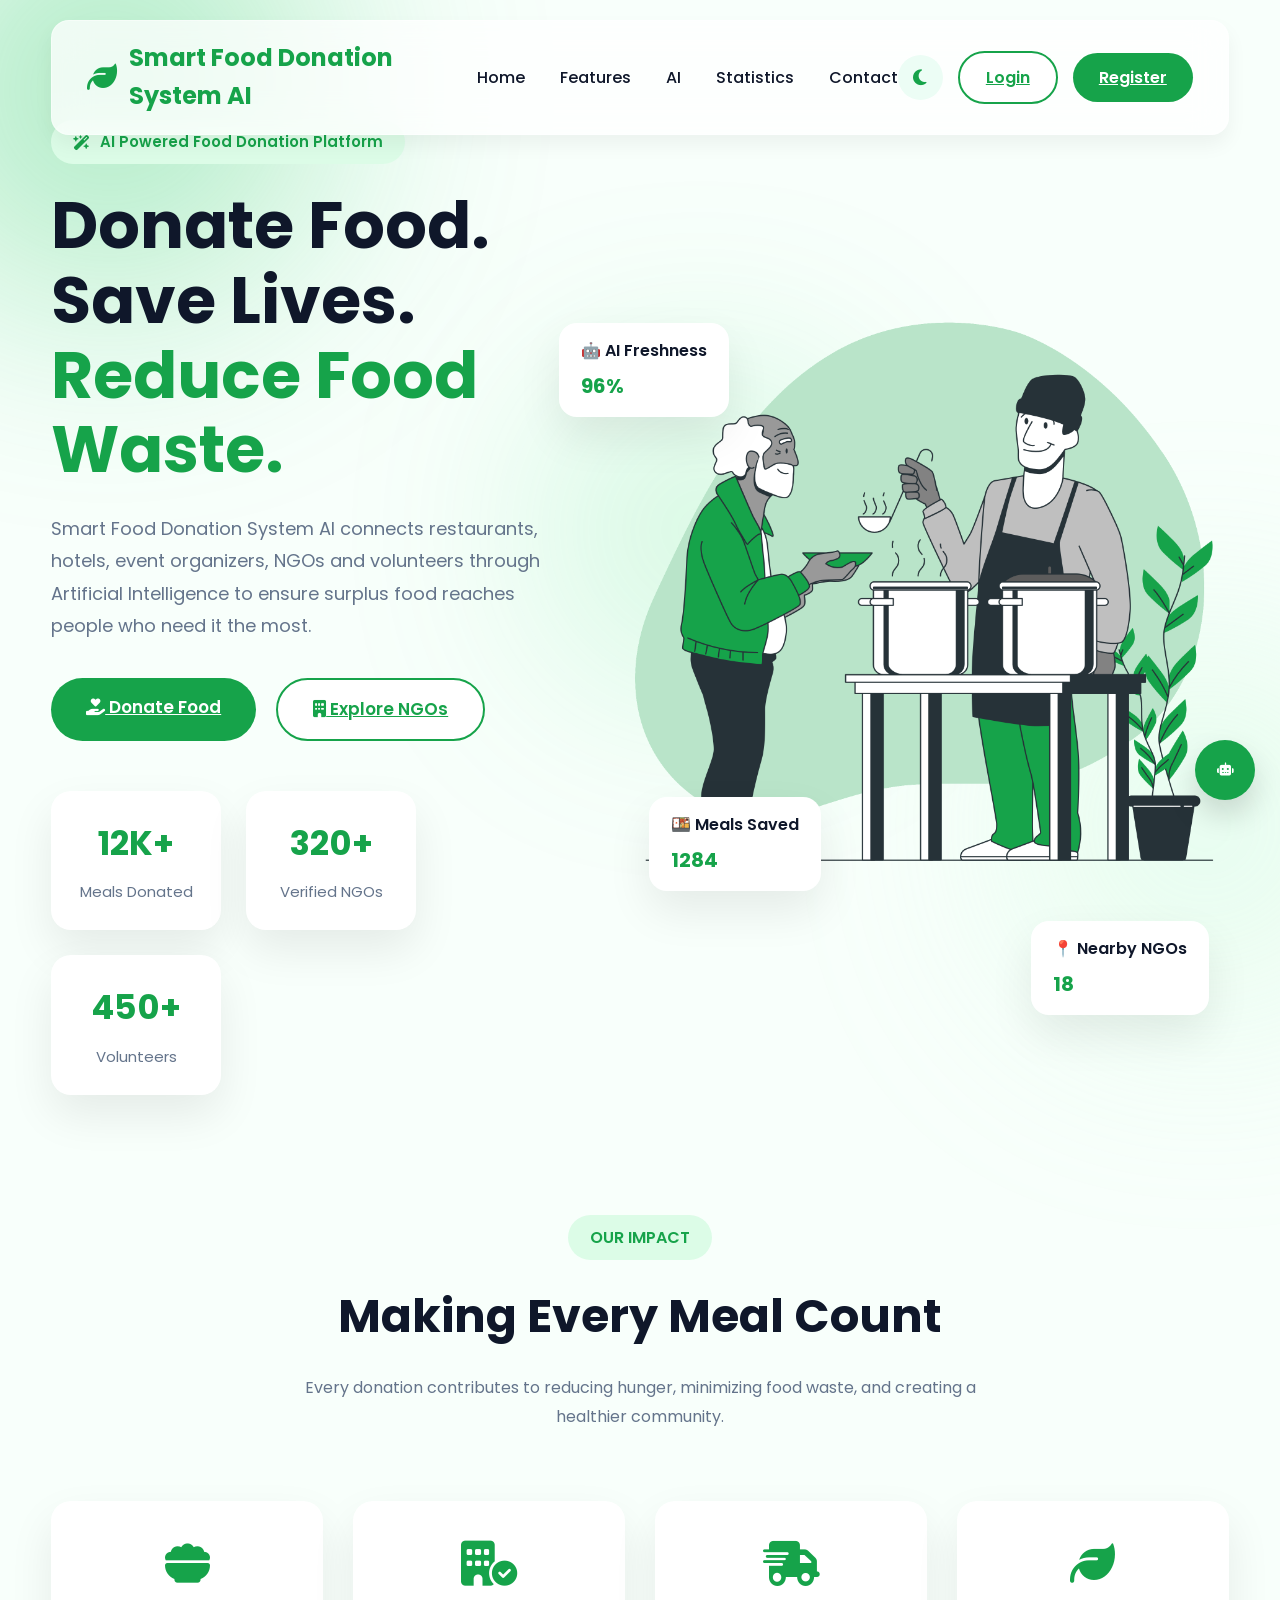
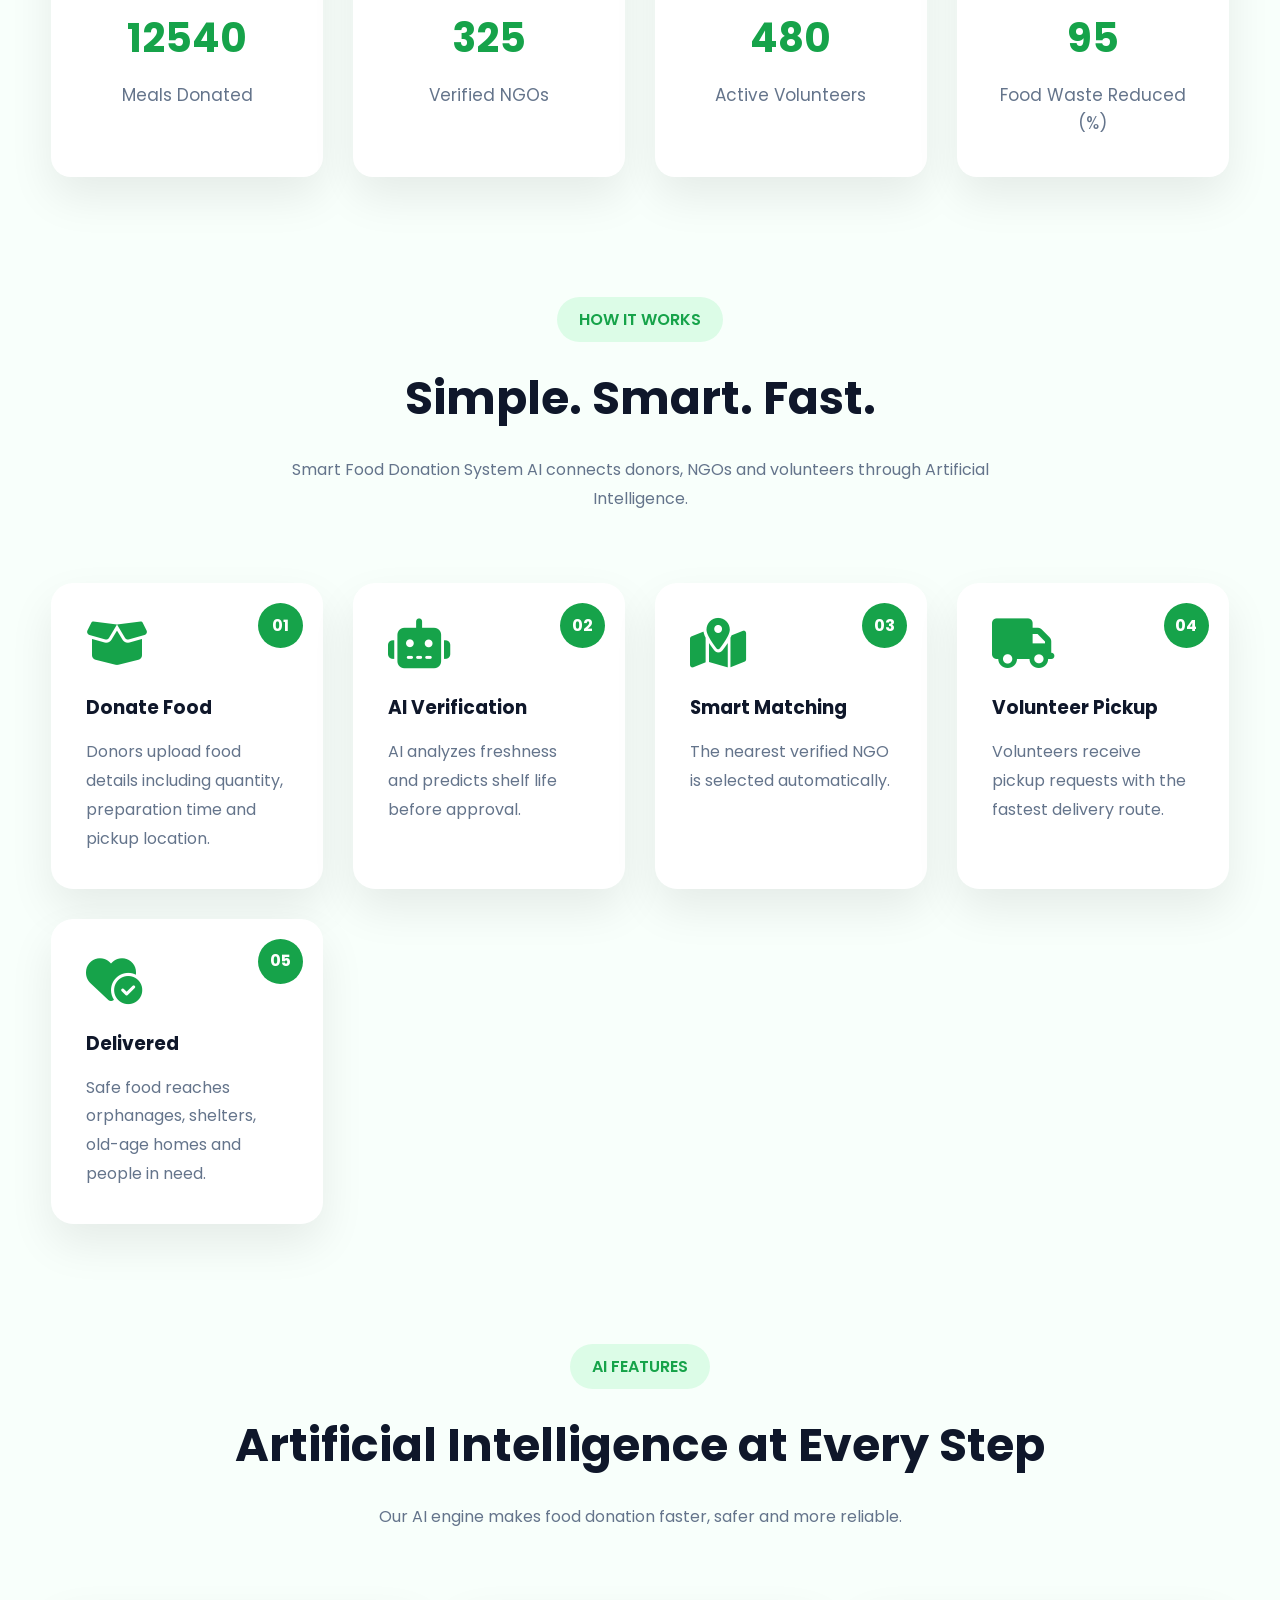
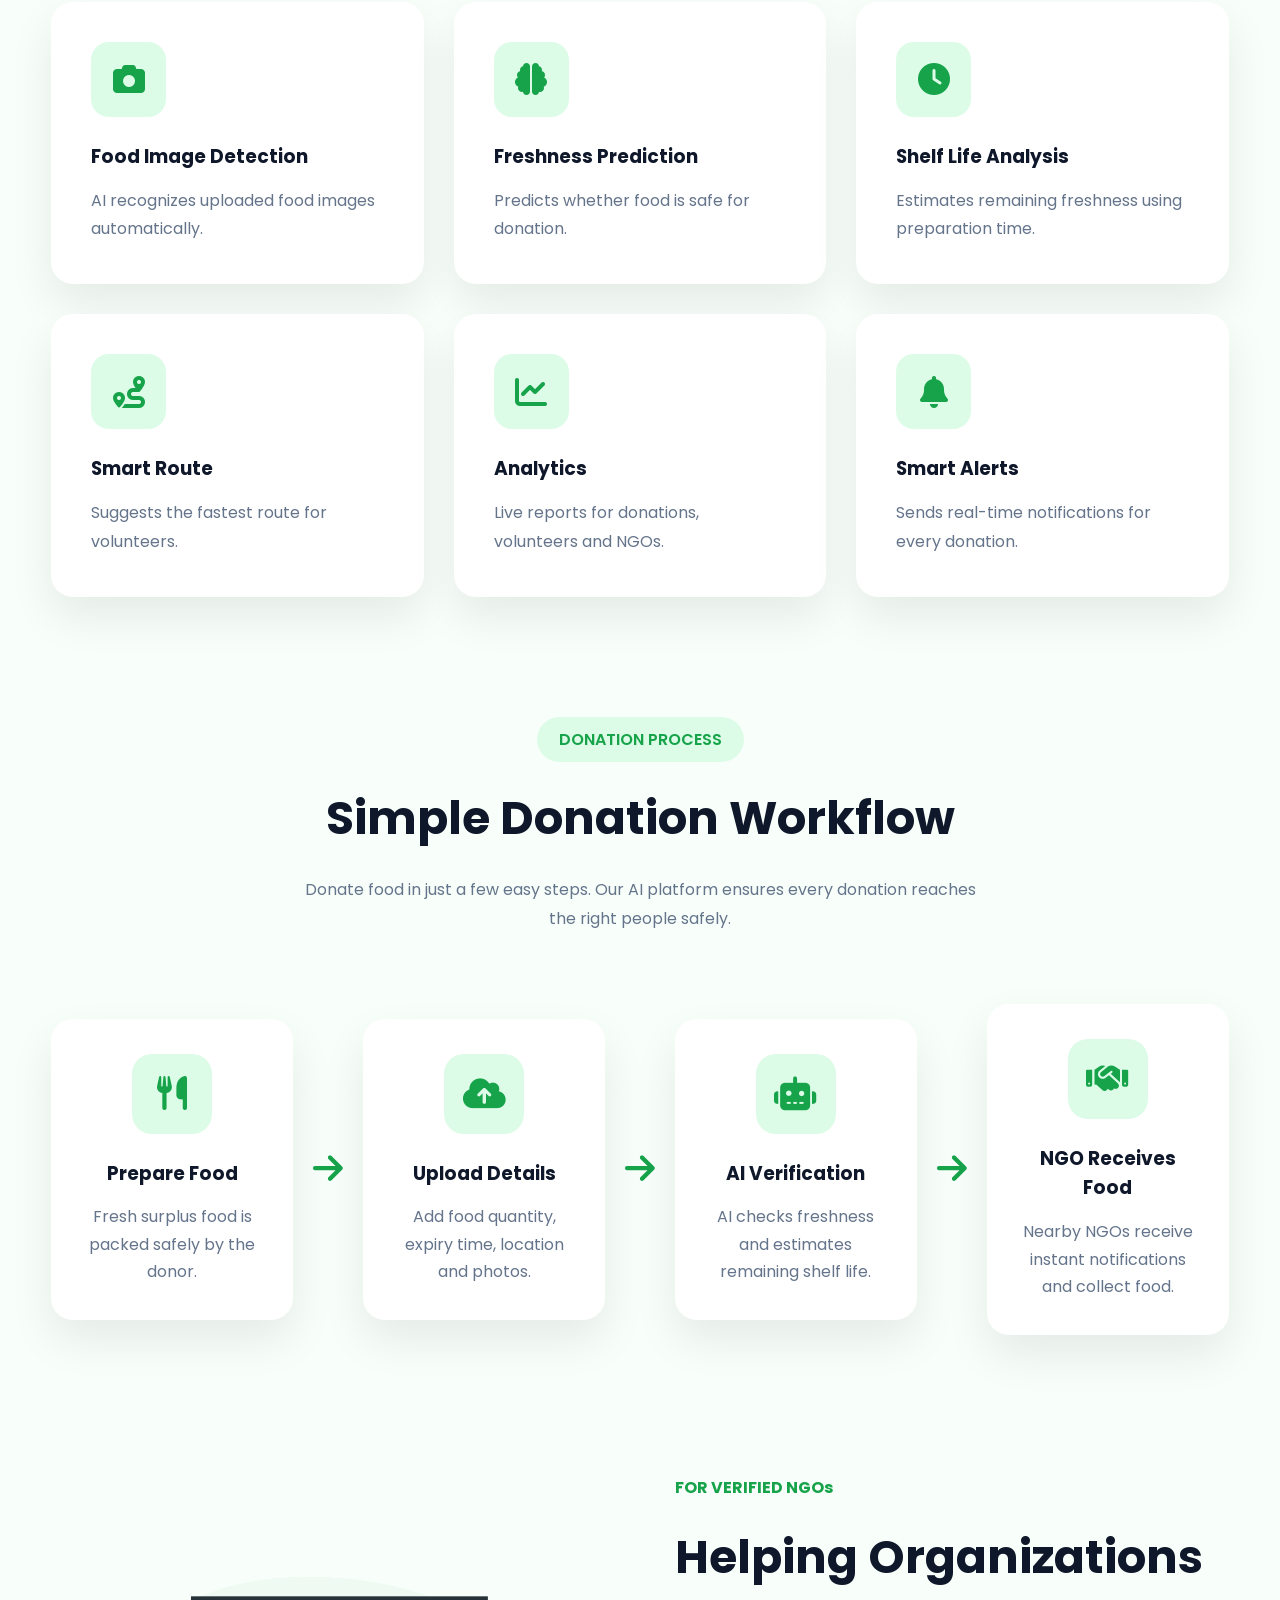
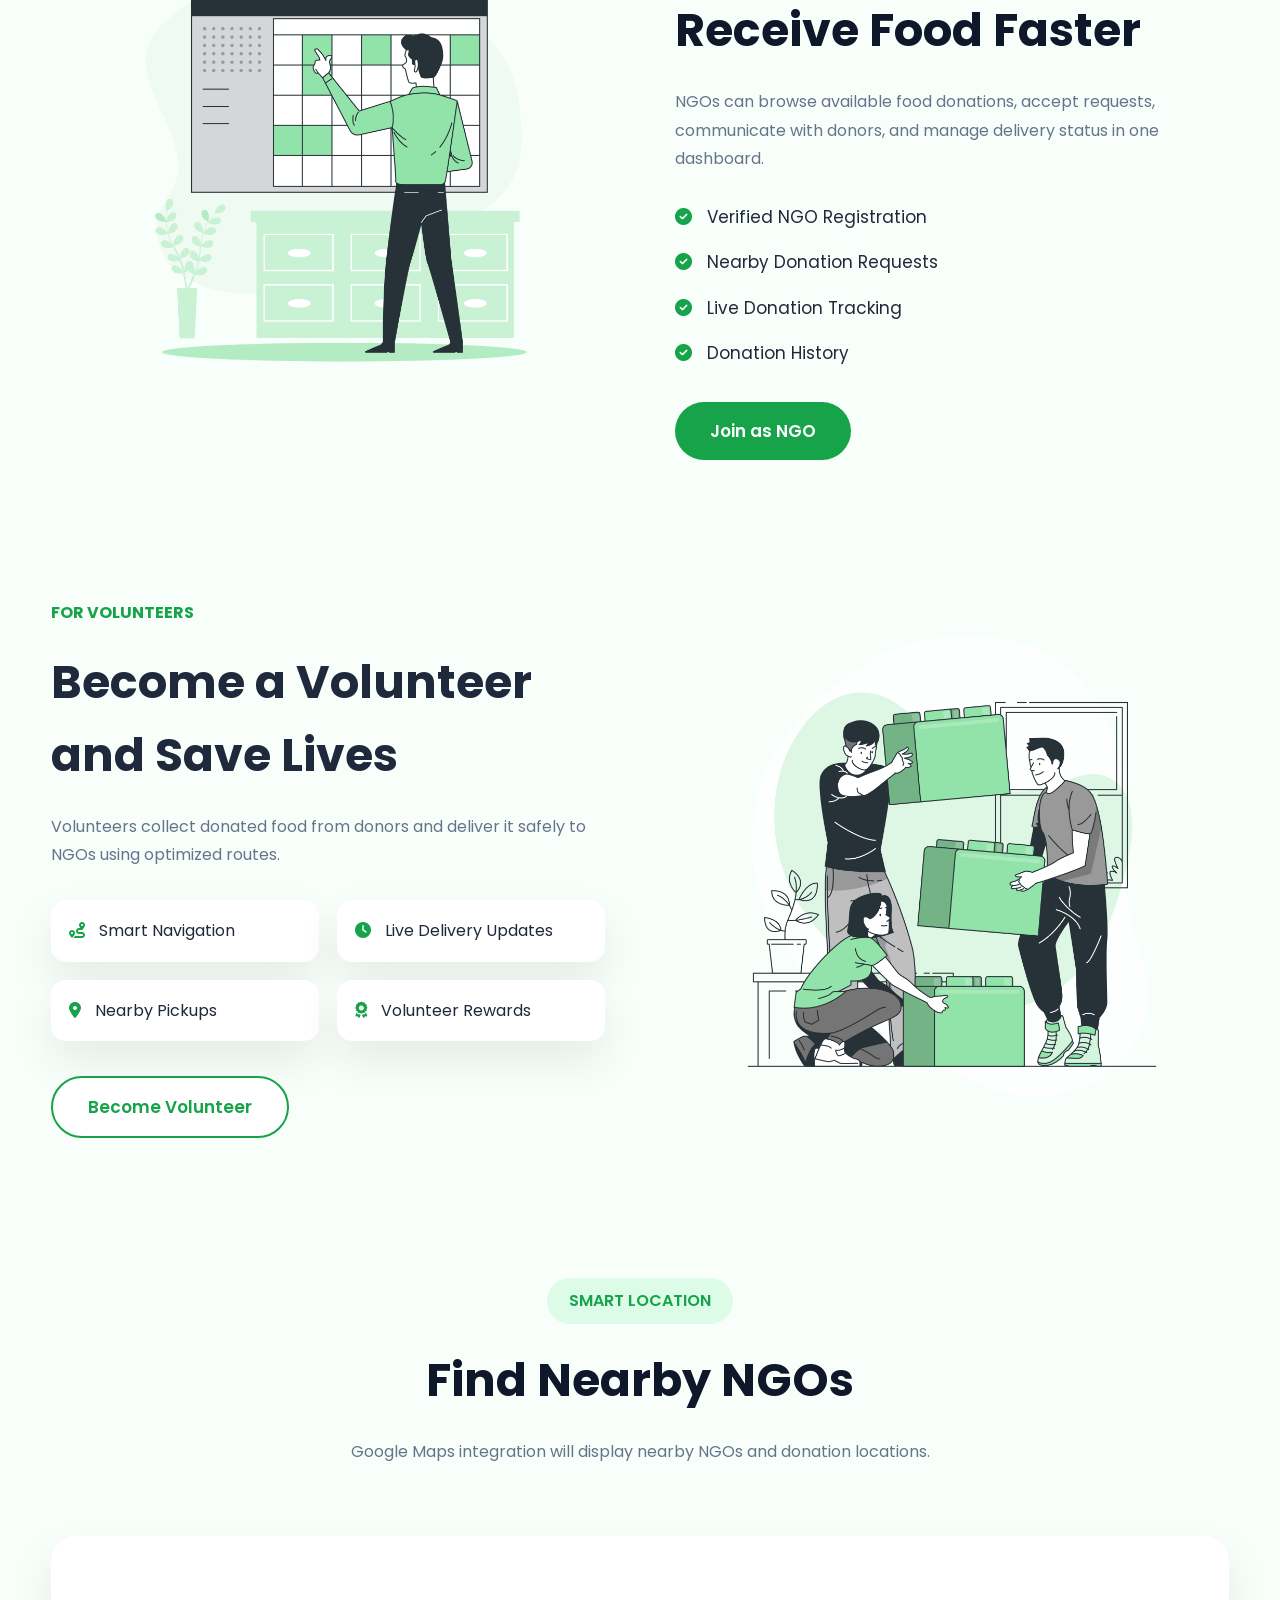
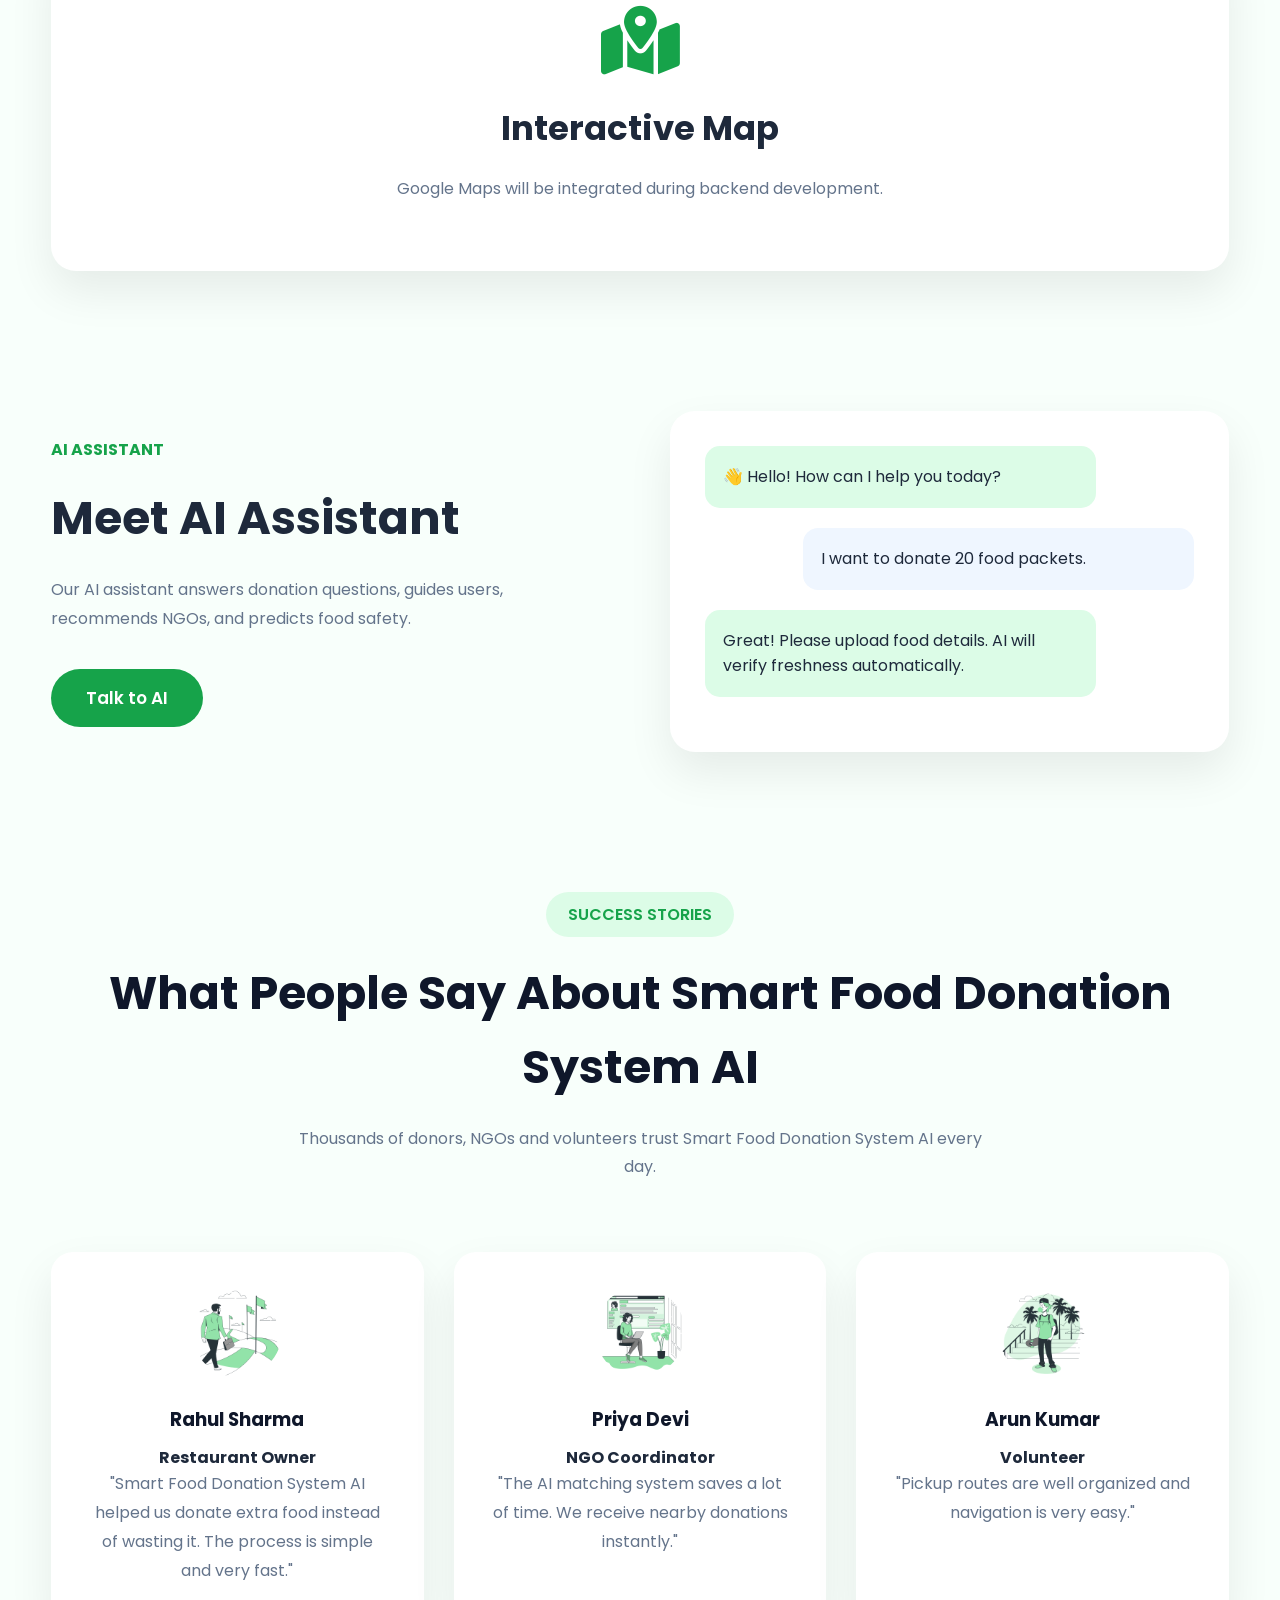
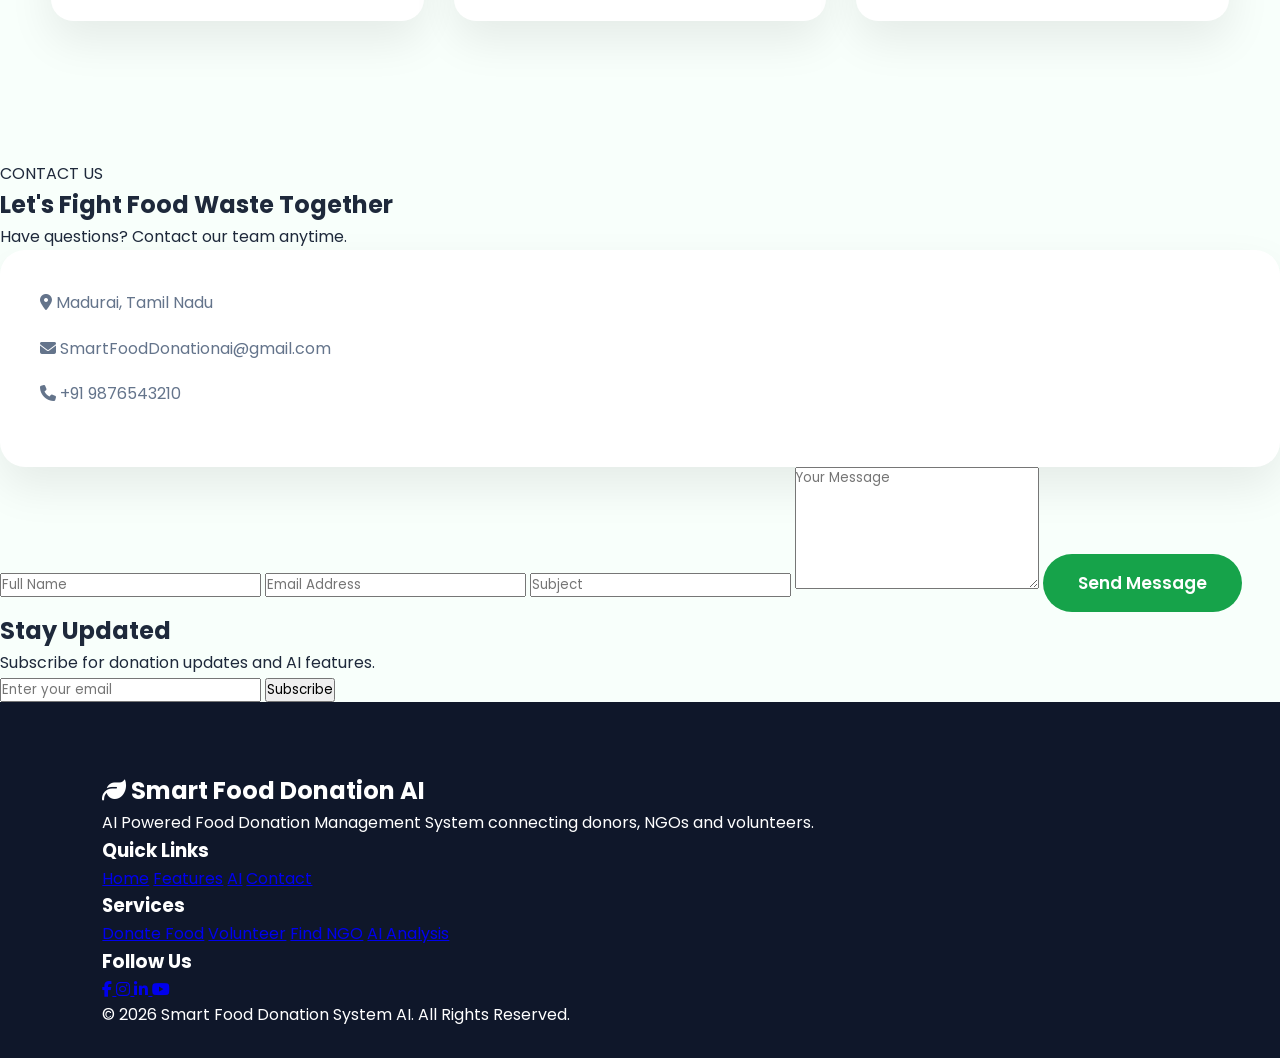
<file: frontend/index.html>
<!DOCTYPE html>
<html lang="en">

<head>

    <!-- ==========================================
                BASIC SETTINGS
    =========================================== -->

    <meta charset="UTF-8">

    <meta http-equiv="X-UA-Compatible" content="IE=edge">

    <meta name="viewport"
          content="width=device-width, initial-scale=1.0">

    <title>Smart Food Donation System</title>

    <meta name="description"
          content="AI Powered Food Donation Management System">

    <!-- ==========================================
                GOOGLE FONT
    =========================================== -->

    <link rel="preconnect" href="https://fonts.googleapis.com">

    <link rel="preconnect"
          href="https://fonts.gstatic.com"
          crossorigin>

    <link href="https://fonts.googleapis.com/css2?family=Poppins:wght@300;400;500;600;700;800&display=swap"
          rel="stylesheet">

    <!-- ==========================================
                FONT AWESOME
    =========================================== -->

    <link rel="stylesheet"
          href="https://cdnjs.cloudflare.com/ajax/libs/font-awesome/6.7.2/css/all.min.css">

    <!-- ==========================================
                CSS FILE
    =========================================== -->

    <link rel="stylesheet" href="css/style.css">
    <link rel="stylesheet" href="css/assistant.css">
</head>

<body>

<!-- ==========================================
                LOADER
========================================== -->

<div id="loader">

    <div class="loader-content">

        <div class="loader-circle"></div>
<h2>Smart Food Donation System</h2>

        <p>Connecting Food • People • Hope</p>

    </div>

</div>

<!-- ==========================================
                BACKGROUND
========================================== -->

<div class="background-blur blur1"></div>

<div class="background-blur blur2"></div>

<div class="background-blur blur3"></div>

<!-- ==========================================
                HEADER
========================================== -->

<header>

<nav class="navbar">

    <!-- Logo -->

    <div class="logo">

        <i class="fa-solid fa-leaf"></i>

        <span>Smart Food Donation System AI</span>

    </div>

    <!-- Navigation -->

    <ul class="nav-links">

        <li>

            <a href="#home">

                Home

            </a>

        </li>

        <li>

            <a href="#features">

                Features

            </a>

        </li>

        <li>

            <a href="#ai">

                AI

            </a>

        </li>

        <li>

            <a href="#statistics">

                Statistics

            </a>

        </li>

        <li>

            <a href="#contact">

                Contact

            </a>

        </li>

    </ul>

    <!-- Right Side -->

    <div class="nav-right">

        <button class="theme-btn">

            <i class="fa-solid fa-moon"></i>

        </button>

        <a href="login.html" class="login-btn">

    Login

</a>

        <a href="register.html" class="register-btn">

    Register

</a>

    </div>

</nav>

</header>

<!-- ==========================================
                MAIN
========================================== -->

<main id="home">

<!-- ==========================================
                HERO SECTION
========================================== -->

<section class="hero">

    <!-- Left Side -->

    <div class="hero-content">

        <span class="hero-badge">

            <i class="fa-solid fa-wand-magic-sparkles"></i>

            AI Powered Food Donation Platform

        </span>

        <h1>

            Donate Food.

            <br>

            Save Lives.

            <br>

            <span>

                Reduce Food Waste.

            </span>

        </h1>

        <p>

            Smart Food Donation System AI connects restaurants, hotels,
            event organizers, NGOs and volunteers through
            Artificial Intelligence to ensure surplus food
            reaches people who need it the most.

        </p>

        <div class="hero-buttons">

            <a href="login.html" class="primary-btn">

    <i class="fa-solid fa-hand-holding-heart"></i>

    Donate Food

</a>

            <a href="login.html" class="secondary-btn">

    <i class="fa-solid fa-building"></i>

    Explore NGOs

</a>

        </div>

        <!-- Quick Statistics -->

        <div class="hero-stats">

            <div class="stat-card">

                <h2>12K+</h2>

                <p>Meals Donated</p>

            </div>

            <div class="stat-card">

                <h2>320+</h2>

                <p>Verified NGOs</p>

            </div>

            <div class="stat-card">

                <h2>450+</h2>

                <p>Volunteers</p>

            </div>

        </div>

    </div>

    <!-- Right Side -->

    <div class="hero-image">

        <div class="image-card">

            <img src="images/hero.png"
                 alt="Food Donation">

            <!-- Floating Card 1 -->

            <div class="floating-card ai-card">

                🤖 AI Freshness

                <strong>96%</strong>

            </div>

            <!-- Floating Card 2 -->

            <div class="floating-card map-card">

                📍 Nearby NGOs

                <strong>18</strong>

            </div>

            <!-- Floating Card 3 -->

            <div class="floating-card safe-card">

                🍱 Meals Saved

                <strong>1284</strong>

            </div>

        </div>

    </div>

</section>
<!-- ==========================================
                IMPACT STATISTICS
========================================== -->

<section class="impact-section" id="statistics">

    <div class="section-header">

        <span>OUR IMPACT</span>

        <h2>Making Every Meal Count</h2>

        <p>

            Every donation contributes to reducing hunger,
            minimizing food waste, and creating a healthier
            community.

        </p>

    </div>

    <div class="impact-grid">

        <div class="impact-card">

            <i class="fa-solid fa-bowl-food"></i>

            <h2 class="counter" data-target="12540">0</h2>

            <p>Meals Donated</p>

        </div>

        <div class="impact-card">

            <i class="fa-solid fa-building-circle-check"></i>

            <h2 class="counter" data-target="325">0</h2>

            <p>Verified NGOs</p>

        </div>

        <div class="impact-card">

            <i class="fa-solid fa-truck-fast"></i>

            <h2 class="counter" data-target="480">0</h2>

            <p>Active Volunteers</p>

        </div>

        <div class="impact-card">

            <i class="fa-solid fa-leaf"></i>

            <h2 class="counter" data-target="95">0</h2>

            <p>Food Waste Reduced (%)</p>

        </div>

    </div>

</section>

<!-- ==========================================
            HOW  AI WORKS
========================================== -->

<section class="how-it-works" id="features">

    <div class="section-header">

        <span>HOW IT WORKS</span>

        <h2>Simple. Smart. Fast.</h2>

        <p>

            Smart Food Donation System AI connects donors, NGOs and
            volunteers through Artificial Intelligence.

        </p>

    </div>

    <div class="steps-grid">

        <div class="step-card">

            <div class="step-number">01</div>

            <i class="fa-solid fa-box-open"></i>

            <h3>Donate Food</h3>

            <p>

                Donors upload food details including quantity,
                preparation time and pickup location.

            </p>

        </div>

        <div class="step-card">

            <div class="step-number">02</div>

            <i class="fa-solid fa-robot"></i>

            <h3>AI Verification</h3>

            <p>

                AI analyzes freshness and predicts shelf life
                before approval.

            </p>

        </div>

        <div class="step-card">

            <div class="step-number">03</div>

            <i class="fa-solid fa-map-location-dot"></i>

            <h3>Smart Matching</h3>

            <p>

                The nearest verified NGO is selected
                automatically.

            </p>

        </div>

        <div class="step-card">

            <div class="step-number">04</div>

            <i class="fa-solid fa-truck"></i>

            <h3>Volunteer Pickup</h3>

            <p>

                Volunteers receive pickup requests with the
                fastest delivery route.

            </p>

        </div>

        <div class="step-card">

            <div class="step-number">05</div>

            <i class="fa-solid fa-heart-circle-check"></i>

            <h3>Delivered</h3>

            <p>

                Safe food reaches orphanages, shelters,
                old-age homes and people in need.

            </p>

        </div>

    </div>

</section>

<!-- ==========================================
                AI FEATURES
========================================== -->

<section class="ai-features" id="ai">

    <div class="section-header">

        <span>AI FEATURES</span>

        <h2>Artificial Intelligence at Every Step</h2>

        <p>

            Our AI engine makes food donation faster,
            safer and more reliable.

        </p>

    </div>

    <div class="ai-grid">

        <div class="feature-card">

            <i class="fa-solid fa-camera"></i>

            <h3>Food Image Detection</h3>

            <p>

                AI recognizes uploaded food images
                automatically.

            </p>

        </div>

        <div class="feature-card">

            <i class="fa-solid fa-brain"></i>

            <h3>Freshness Prediction</h3>

            <p>

                Predicts whether food is safe for
                donation.

            </p>

        </div>

        <div class="feature-card">

            <i class="fa-solid fa-clock"></i>

            <h3>Shelf Life Analysis</h3>

            <p>

                Estimates remaining freshness using
                preparation time.

            </p>

        </div>

        <div class="feature-card">

            <i class="fa-solid fa-route"></i>

            <h3>Smart Route</h3>

            <p>

                Suggests the fastest route for
                volunteers.

            </p>

        </div>

        <div class="feature-card">

            <i class="fa-solid fa-chart-line"></i>

            <h3>Analytics</h3>

            <p>

                Live reports for donations,
                volunteers and NGOs.

            </p>

        </div>

        <div class="feature-card">

            <i class="fa-solid fa-bell"></i>

            <h3>Smart Alerts</h3>

            <p>

                Sends real-time notifications
                for every donation.

            </p>

        </div>

    </div>

</section>
<!-- ==========================================
            FOOD DONATION PROCESS
========================================== -->

<section class="donation-process" id="donation">

    <div class="section-header">

        <span>DONATION PROCESS</span>

        <h2>Simple Donation Workflow</h2>

        <p>

            Donate food in just a few easy steps. Our AI platform
            ensures every donation reaches the right people safely.

        </p>

    </div>

    <div class="process-container">

        <div class="process-card">

            <div class="process-icon">
                <i class="fa-solid fa-utensils"></i>
            </div>

            <h3>Prepare Food</h3>

            <p>
                Fresh surplus food is packed safely by the donor.
            </p>

        </div>

        <div class="process-arrow">

            <i class="fa-solid fa-arrow-right"></i>

        </div>

        <div class="process-card">

            <div class="process-icon">
                <i class="fa-solid fa-cloud-arrow-up"></i>
            </div>

            <h3>Upload Details</h3>

            <p>
                Add food quantity, expiry time, location and photos.
            </p>

        </div>

        <div class="process-arrow">

            <i class="fa-solid fa-arrow-right"></i>

        </div>

        <div class="process-card">

            <div class="process-icon">
                <i class="fa-solid fa-robot"></i>
            </div>

            <h3>AI Verification</h3>

            <p>
                AI checks freshness and estimates remaining shelf life.
            </p>

        </div>

        <div class="process-arrow">

            <i class="fa-solid fa-arrow-right"></i>

        </div>

        <div class="process-card">

            <div class="process-icon">
                <i class="fa-solid fa-handshake"></i>
            </div>

            <h3>NGO Receives Food</h3>

            <p>
                Nearby NGOs receive instant notifications and collect food.
            </p>

        </div>

    </div>

</section>

<!-- ==========================================
                NGO SECTION
========================================== -->

<section class="ngo-section" id="ngo">

    <div class="ngo-content">

        <div class="ngo-image">

            <img src="images/ngo.png"
                 alt="NGO">

        </div>

        <div class="ngo-text">

            <span>FOR VERIFIED NGOs</span>

            <h2>

                Helping Organizations Receive Food Faster

            </h2>

            <p>

                NGOs can browse available food donations,
                accept requests, communicate with donors,
                and manage delivery status in one dashboard.

            </p>

            <ul>

                <li>

                    <i class="fa-solid fa-circle-check"></i>

                    Verified NGO Registration

                </li>

                <li>

                    <i class="fa-solid fa-circle-check"></i>

                    Nearby Donation Requests

                </li>

                <li>

                    <i class="fa-solid fa-circle-check"></i>

                    Live Donation Tracking

                </li>

                <li>

                    <i class="fa-solid fa-circle-check"></i>

                    Donation History

                </li>

            </ul>

            <button class="primary-btn">

                Join as NGO

            </button>

        </div>

    </div>

</section>

<!-- ==========================================
            VOLUNTEER SECTION
========================================== -->

<section class="volunteer-section" id="volunteer">

    <div class="volunteer-text">

        <span>FOR VOLUNTEERS</span>

        <h2>

            Become a Volunteer and Save Lives

        </h2>

        <p>

            Volunteers collect donated food from donors
            and deliver it safely to NGOs using optimized routes.

        </p>

        <div class="volunteer-features">

            <div>

                <i class="fa-solid fa-route"></i>

                Smart Navigation

            </div>

            <div>

                <i class="fa-solid fa-clock"></i>

                Live Delivery Updates

            </div>

            <div>

                <i class="fa-solid fa-location-dot"></i>

                Nearby Pickups

            </div>

            <div>

                <i class="fa-solid fa-award"></i>

                Volunteer Rewards

            </div>

        </div>

        <button class="secondary-btn">

            Become Volunteer

        </button>

    </div>

    <div class="volunteer-image">

        <img src="images/volunteer.png"
             alt="Volunteer">

    </div>

</section>

<!-- ==========================================
                MAP PREVIEW
========================================== -->

<section class="map-preview">

    <div class="section-header">

        <span>SMART LOCATION</span>

        <h2>

            Find Nearby NGOs

        </h2>

        <p>

            Google Maps integration will display
            nearby NGOs and donation locations.

        </p>

    </div>

    <div class="map-box">

        <i class="fa-solid fa-map-location-dot"></i>

        <h3>

            Interactive Map

        </h3>

        <p>

            Google Maps will be integrated during backend development.

        </p>

    </div>

</section>

<!-- ==========================================
                AI CHAT PREVIEW
========================================== -->

<section class="chat-preview">

    <div class="chat-left">

        <span>AI ASSISTANT</span>

        <h2>

            Meet AI Assistant

        </h2>

        <p>

            Our AI assistant answers donation questions,
            guides users, recommends NGOs,
            and predicts food safety.

        </p>

        <button class="primary-btn">

            Talk to AI

        </button>

    </div>

    <div class="chat-right">

        <div class="chat-window">

            <div class="bot-message">

                👋 Hello! How can I help you today?

            </div>

            <div class="user-message">

                I want to donate 20 food packets.

            </div>

            <div class="bot-message">

                Great! Please upload food details.
                AI will verify freshness automatically.

            </div>

        </div>

    </div>

</section>
<!-- ==========================================
                TESTIMONIALS
========================================== -->

<section class="testimonials" id="testimonials">

    <div class="section-header">

        <span>SUCCESS STORIES</span>

        <h2>What People Say About Smart Food Donation System AI</h2>

        <p>

            Thousands of donors, NGOs and volunteers trust
            Smart Food Donation System AI every day.

        </p>

    </div>

    <div class="testimonial-grid">

        <div class="testimonial-card">

            <img src="images/user1.png" alt="User">

            <h3>Rahul Sharma</h3>

            <h4>Restaurant Owner</h4>

            <p>

                "Smart Food Donation System AI helped us donate extra food
                instead of wasting it. The process is
                simple and very fast."

            </p>

        </div>

        <div class="testimonial-card">

            <img src="images/user2.png" alt="User">

            <h3>Priya Devi</h3>

            <h4>NGO Coordinator</h4>

            <p>

                "The AI matching system saves a lot of
                time. We receive nearby donations
                instantly."

            </p>

        </div>

        <div class="testimonial-card">

            <img src="images/user3.png" alt="User">

            <h3>Arun Kumar</h3>

            <h4>Volunteer</h4>

            <p>

                "Pickup routes are well organized and
                navigation is very easy."

            </p>

        </div>

    </div>

</section>

<!-- ==========================================
                CONTACT
========================================== -->

<section class="contact-section" id="contact">

    <div class="contact-left">

        <span>CONTACT US</span>

        <h2>Let's Fight Food Waste Together</h2>

        <p>

            Have questions? Contact our team anytime.

        </p>

        <div class="contact-info">

            <p>

                <i class="fa-solid fa-location-dot"></i>

                Madurai, Tamil Nadu

            </p>

            <p>

                <i class="fa-solid fa-envelope"></i>

                SmartFoodDonationai@gmail.com

            </p>

            <p>

                <i class="fa-solid fa-phone"></i>

                +91 9876543210

            </p>

        </div>

    </div>

    <div class="contact-right">

        <form>

            <input
                type="text"
                placeholder="Full Name"
                required>

            <input
                type="email"
                placeholder="Email Address"
                required>

            <input
                type="text"
                placeholder="Subject">

            <textarea
                rows="6"
                placeholder="Your Message"></textarea>

            <button
                class="primary-btn"
                type="submit">

                Send Message

            </button>

        </form>

    </div>

</section>

<!-- ==========================================
                NEWSLETTER
========================================== -->

<section class="newsletter">

    <div class="newsletter-content">

        <h2>

            Stay Updated

        </h2>

        <p>

            Subscribe for donation updates and AI features.

        </p>

        <div class="newsletter-box">

            <input
                type="email"
                placeholder="Enter your email">

            <button>

                Subscribe

            </button>

        </div>

    </div>

</section>

<!-- ==========================================
                FOOTER
========================================== -->

<footer>

    <div class="footer-container">

        <div class="footer-about">

            <h2>

                <i class="fa-solid fa-leaf"></i>

              Smart Food Donation  AI

            </h2>

            <p>

                AI Powered Food Donation Management System
                connecting donors, NGOs and volunteers.

            </p>

        </div>

        <div class="footer-links">

            <h3>Quick Links</h3>

            <a href="#home">Home</a>

            <a href="#features">Features</a>

            <a href="#ai">AI</a>

            <a href="#contact">Contact</a>

        </div>

        <div class="footer-links">

            <h3>Services</h3>

            <a href="#">Donate Food</a>

            <a href="#">Volunteer</a>

            <a href="#">Find NGO</a>

            <a href="#">AI Analysis</a>

        </div>

        <div class="footer-social">

            <h3>Follow Us</h3>

            <div class="social-icons">

                <a href="#">

                    <i class="fab fa-facebook-f"></i>

                </a>

                <a href="#">

                    <i class="fab fa-instagram"></i>

                </a>

                <a href="#">

                    <i class="fab fa-linkedin-in"></i>

                </a>

                <a href="#">

                    <i class="fab fa-youtube"></i>

                </a>

            </div>

        </div>

    </div>

    <div class="copyright">

        © 2026 Smart Food Donation System AI.
        All Rights Reserved.

    </div>

</footer>

<!-- Floating Donate Button -->

<button class="scroll-top">

    <i class="fa-solid fa-hand-holding-heart"></i>

</button>

<!-- Floating AI Button -->

<button class="floating-ai">

    <i class="fa-solid fa-robot"></i>

</button>

</main>

<script src="js/script.js"></script>
<script src="js/assistant.js"></script>

</body>

</html>
</file>
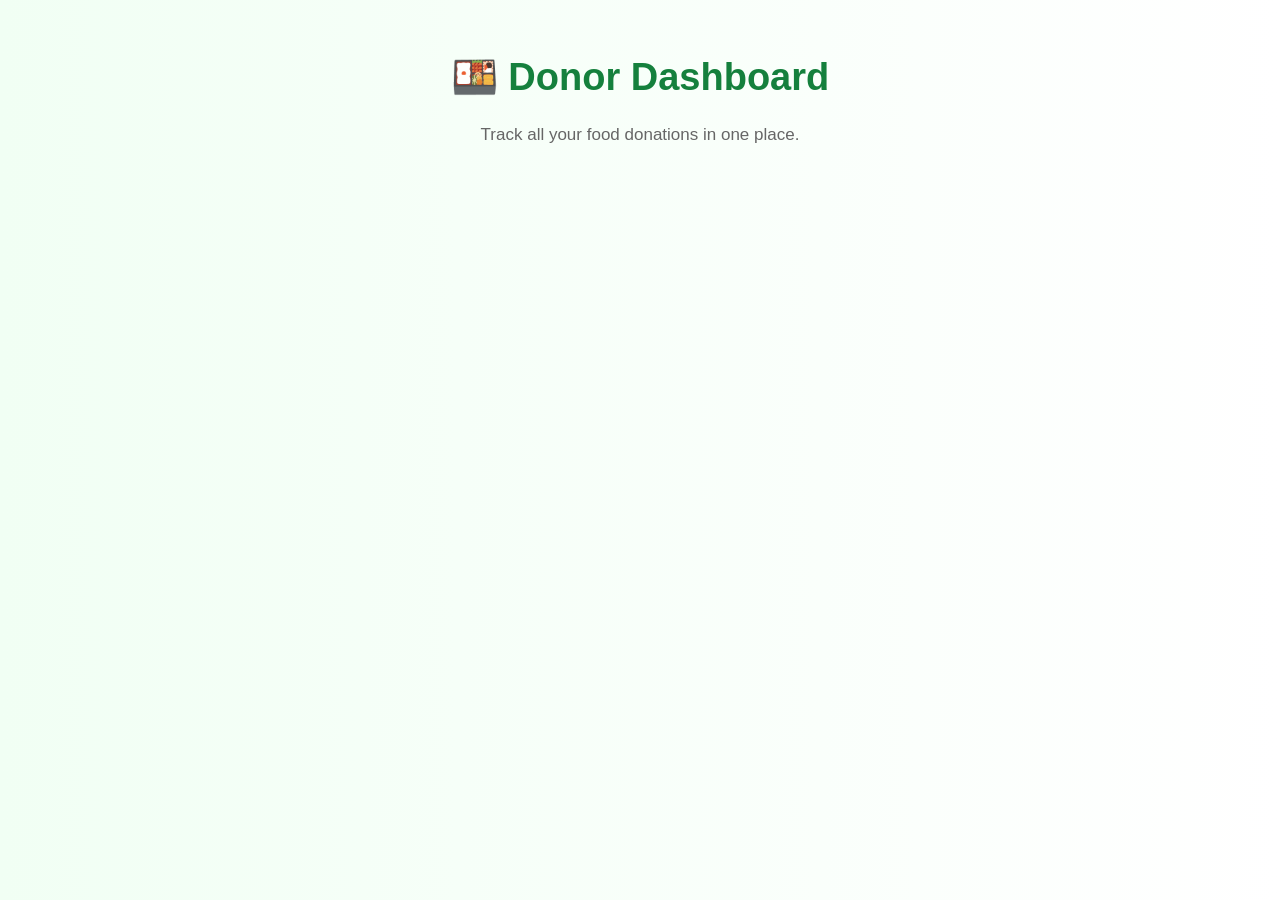
<file: frontend/donor.html>
<!DOCTYPE html>
<html lang="en">

<head>

<meta charset="UTF-8">
<meta name="viewport" content="width=device-width, initial-scale=1.0">

<title>Smart Food Donation System | Donor Dashboard</title>

<link rel="stylesheet" href="css/donor.css">

<link rel="stylesheet"
href="https://cdnjs.cloudflare.com/ajax/libs/font-awesome/6.7.2/css/all.min.css">

</head>

<body>

<div class="container">

<header>

<h1>🍱 Donor Dashboard</h1>

<p>

Track all your food donations in one place.

</p>

</header>

<div id="donorContainer">

</div>

</div>

<script src="js/donor.js"></script>

</body>

</html>
</file>
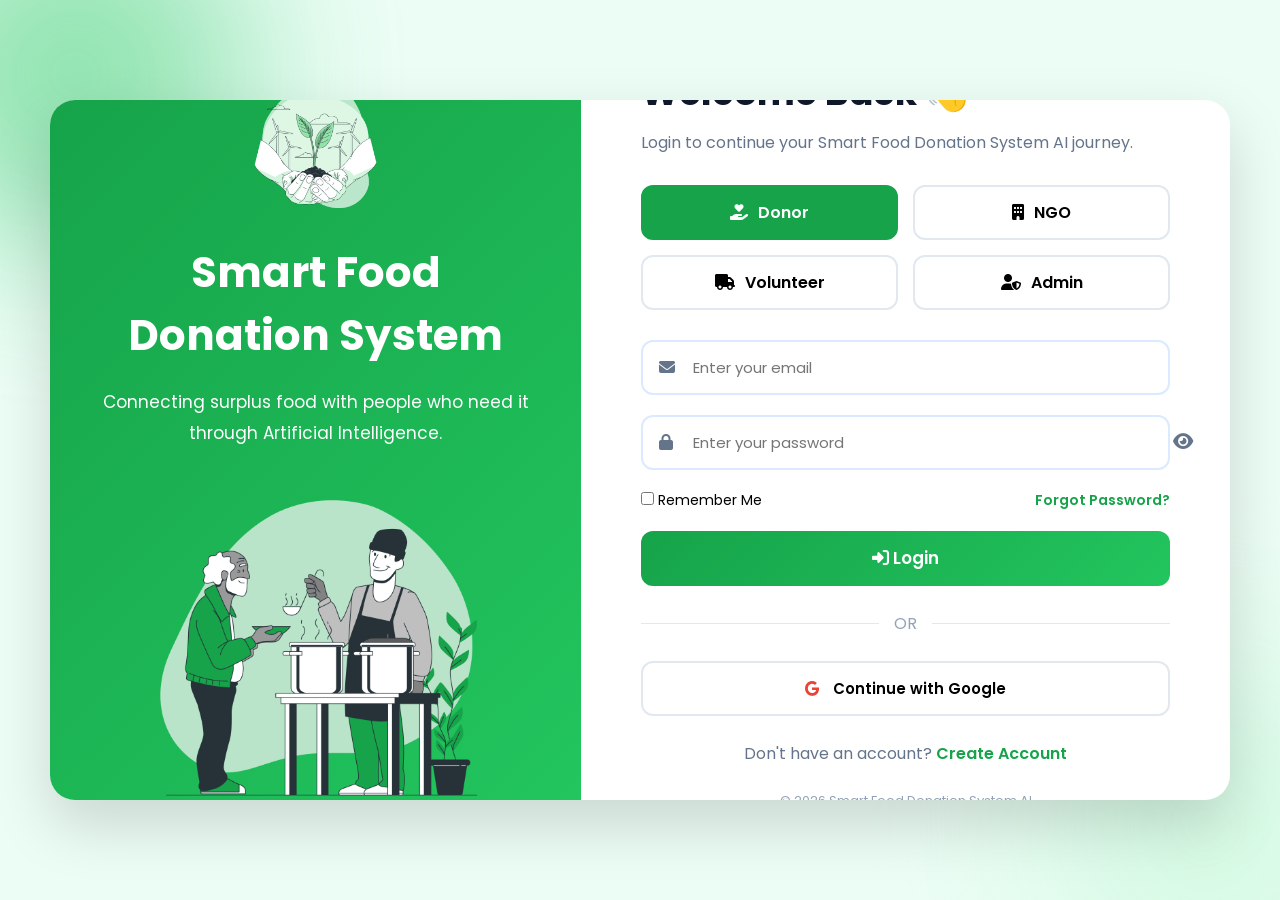
<file: frontend/login.html>
<!DOCTYPE html>
<html lang="en">

<head>

<meta charset="UTF-8">

<meta name="viewport"
content="width=device-width, initial-scale=1.0">

<title>Smart Food Donation System | Login</title>

<link rel="stylesheet"
href="css/login.css">

<link rel="preconnect"
href="https://fonts.googleapis.com">

<link rel="preconnect"
href="https://fonts.gstatic.com"
crossorigin>

<link href="https://fonts.googleapis.com/css2?family=Poppins:wght@300;400;500;600;700;800&display=swap"
rel="stylesheet">

<link rel="stylesheet"
href="https://cdnjs.cloudflare.com/ajax/libs/font-awesome/6.7.2/css/all.min.css">

</head>

<body>

<!-- ==========================================
BACKGROUND
========================================== -->

<div class="background">

<div class="circle circle1"></div>

<div class="circle circle2"></div>

<div class="circle circle3"></div>

</div>

<!-- ==========================================
LOGIN CONTAINER
========================================== -->

<div class="login-container">

<!-- ==========================================
LEFT PANEL
========================================== -->

<div class="login-left">

<img src="images/logo.png" alt="Smart Food Donation System Logo" class="logo">
<h1>Smart Food Donation System</h1>

<p>

Connecting surplus food with
people who need it through
Artificial Intelligence.

</p>

<img src="images/hero.png"
alt="Food Donation"
class="hero-image">

</div>

<!-- ==========================================
RIGHT PANEL
========================================== -->

<div class="login-right">

<h2>

Welcome Back 👋

</h2>

<p>

Login to continue your
Smart Food Donation System AI journey.

</p>
<!-- ==========================================
ROLE SELECTION
========================================== -->

<form id="loginForm">

<div class="role-selection">

<label>

<input type="radio"
name="role"
value="donor"
checked>

<span>

<i class="fa-solid fa-hand-holding-heart"></i>

Donor

</span>

</label>

<label>

<input type="radio"
name="role"
value="ngo">

<span>

<i class="fa-solid fa-building"></i>

NGO

</span>

</label>

<label>

<input type="radio"
name="role"
value="volunteer">

<span>

<i class="fa-solid fa-truck"></i>

Volunteer

</span>

</label>

<label>

<input type="radio"
name="role"
value="admin">

<span>

<i class="fa-solid fa-user-shield"></i>

Admin

</span>

</label>

</div>

<!-- ==========================================
EMAIL
========================================== -->

<div class="input-box">

<i class="fa-solid fa-envelope"></i>

<input
type="email"
id="email"
placeholder="Enter your email"
required>

</div>

<!-- ==========================================
PASSWORD
========================================== -->

<div class="input-box">

<i class="fa-solid fa-lock"></i>

<input
type="password"
id="password"
placeholder="Enter your password"
required>

<button
type="button"
class="show-password">

<i class="fa-solid fa-eye"></i>

</button>

</div>

<!-- ==========================================
OPTIONS
========================================== -->

<div class="login-options">

<label>

<input
type="checkbox"
id="remember">

Remember Me

</label>

<a href="#">

Forgot Password?

</a>

</div>

<!-- ==========================================
LOGIN BUTTON
========================================== -->

<button
type="submit"
class="login-button">

<i class="fa-solid fa-right-to-bracket"></i>

Login

</button>

<!-- ==========================================
DIVIDER
========================================== -->

<div class="divider">

<span>

OR

</span>

</div>

<!-- ==========================================
GOOGLE BUTTON
========================================== -->

<button
type="button"
class="google-button">

<i class="fa-brands fa-google"></i>

Continue with Google

</button>

<!-- ==========================================
REGISTER
========================================== -->

<p class="register-text">

Don't have an account?

<a href="register.html">
    Create Account
</a>

</p>

<!-- ==========================================
FOOTER
========================================== -->

<div class="login-footer">

<p>

© 2026 Smart Food Donation System AI

</p>

<p>

Connecting Food • People • Hope

</p>

</div>

</form>

</div>

</div>
<script src="js/login.js"></script>

</body>

</html>
</file>
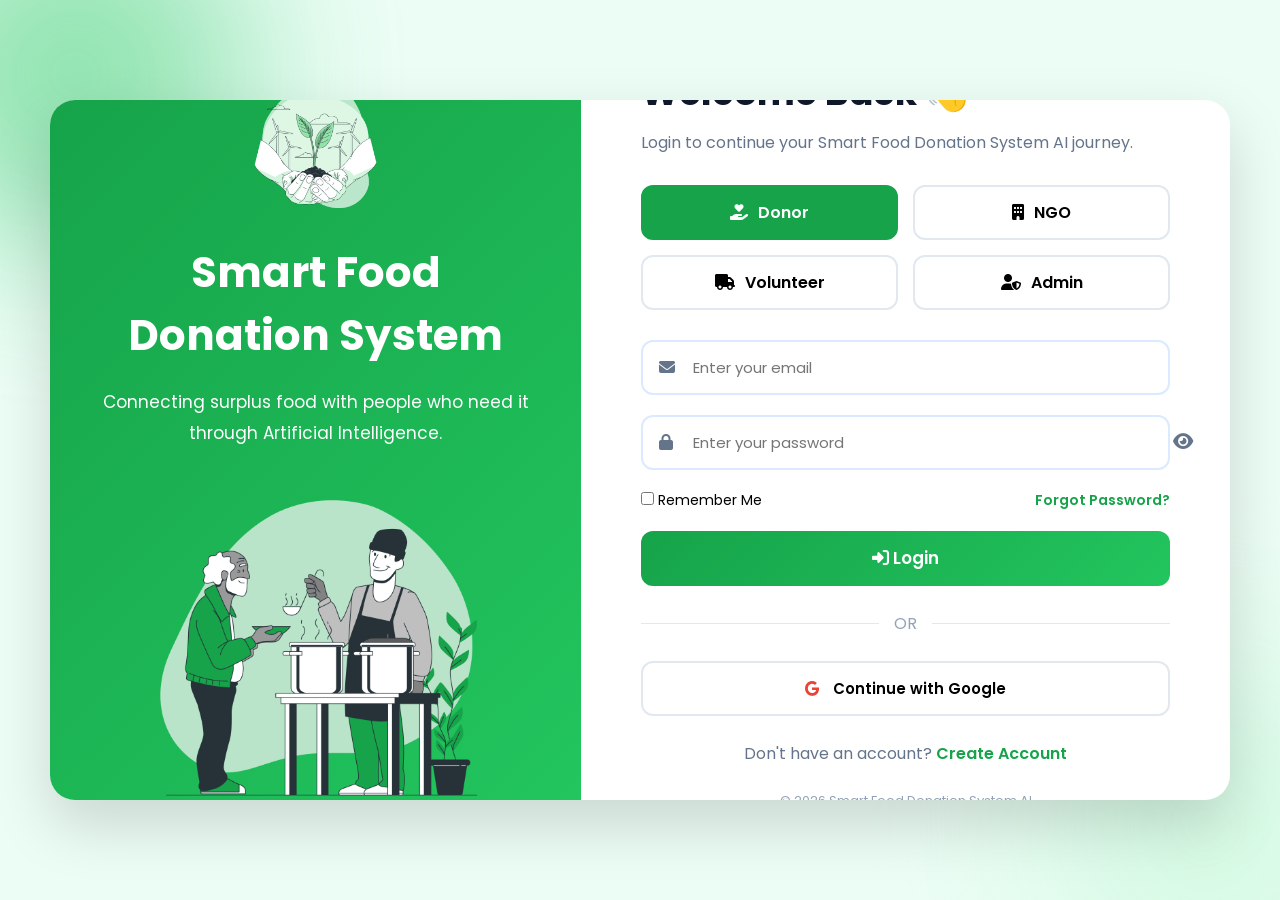
<file: frontend/ngo.html>
<!DOCTYPE html>
<html lang="en">

<head>

<meta charset="UTF-8">
<meta name="viewport" content="width=device-width, initial-scale=1.0">

<title>Smart Food Donation System | NGO Dashboard</title>

<link rel="stylesheet" href="css/ngo.css">

<link rel="stylesheet"
href="https://cdnjs.cloudflare.com/ajax/libs/font-awesome/6.7.2/css/all.min.css">

</head>

<body>

<div class="container">

    <header>

        <h1>
            🏢 NGO Dashboard
        </h1>

        <p>
            View all available food donations.
        </p>

    </header>

    <div id="donationContainer">

    </div>

</div>

<script src="js/ngo.js"></script>
<script src="js/auth.js"></script>

<script>

checkRole("ngo");

</script>
</body>

</html>
</file>
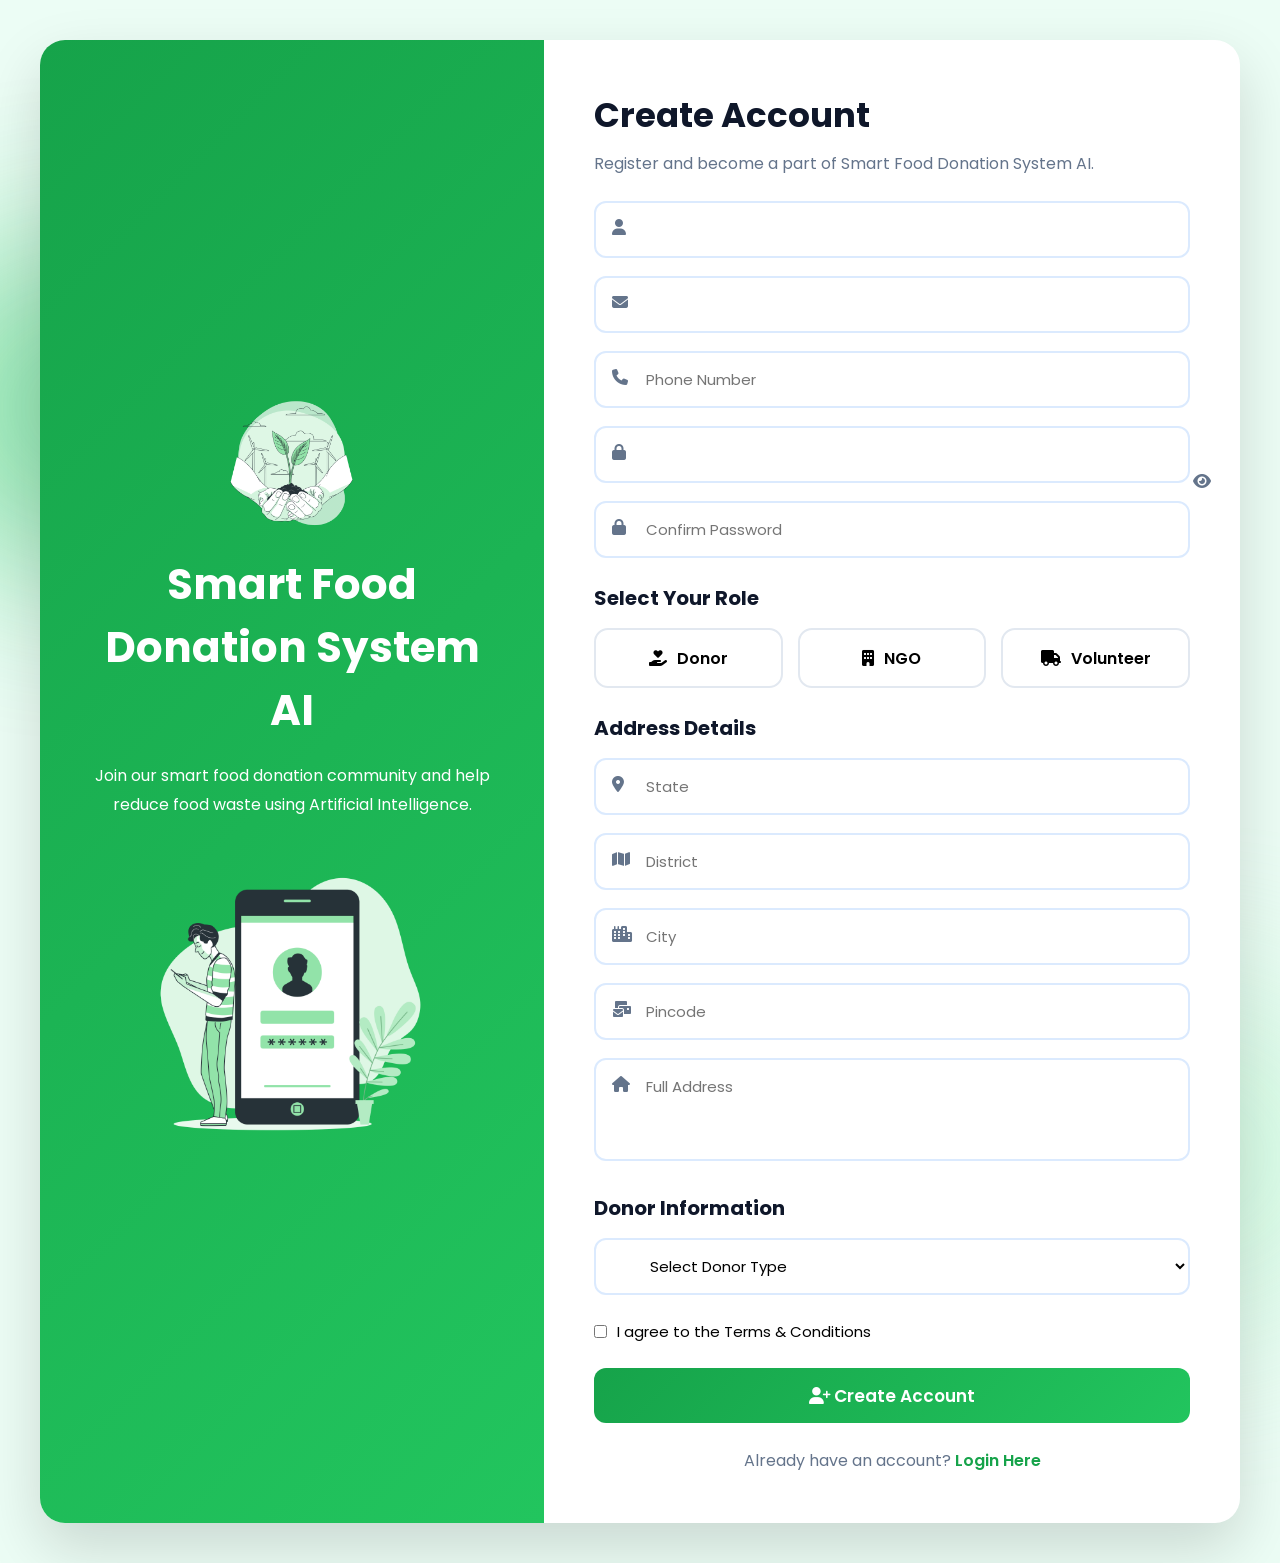
<file: frontend/register.html>
<!DOCTYPE html>
<html lang="en">

<head>

    <meta charset="UTF-8">

    <meta name="viewport"
          content="width=device-width, initial-scale=1.0">

    <title>Smart Food Donation System | Register</title>

    <link rel="stylesheet"
          href="css/register.css">

    <link rel="preconnect"
          href="https://fonts.googleapis.com">

    <link rel="preconnect"
          href="https://fonts.gstatic.com"
          crossorigin>

    <link href="https://fonts.googleapis.com/css2?family=Poppins:wght@300;400;500;600;700;800&display=swap"
          rel="stylesheet">

    <link rel="stylesheet"
          href="https://cdnjs.cloudflare.com/ajax/libs/font-awesome/6.7.2/css/all.min.css">

</head>

<body>

<!-- ===============================
        BACKGROUND
================================ -->

<div class="background">

    <div class="circle circle1"></div>

    <div class="circle circle2"></div>

    <div class="circle circle3"></div>

</div>

<!-- ===============================
        REGISTER CONTAINER
================================ -->

<div class="register-container">
    <!-- ===============================
        LEFT PANEL
================================ -->

<div class="register-left">

    <img src="images/logo.png"
         class="logo"
         alt="Logo">

    <h1>Smart Food Donation System AI</h1>

    <p>

        Join our smart food donation community and help
        reduce food waste using Artificial Intelligence.

    </p>

    <img src="images/register.png"
         class="hero-image"
         alt="Register">

</div>

<!-- ===============================
        RIGHT PANEL
================================ -->

<div class="register-right">

    <h2>Create Account</h2>

    <p>

        Register and become a part of Smart Food Donation System AI.

    </p>

<form id="registerForm">
    <!-- ==========================================
            FULL NAME
========================================== -->

<div class="input-box">

    <i class="fa-solid fa-user"></i>

    <input
type="text"
id="name">
</div>

<!-- ==========================================
            EMAIL
========================================== -->

<div class="input-box">

    <i class="fa-solid fa-envelope"></i>

   <input
type="email"
id="email">

</div>

<!-- ==========================================
            PHONE
========================================== -->

<div class="input-box">

    <i class="fa-solid fa-phone"></i>

    <input
        type="tel"
        id="phone"
        placeholder="Phone Number"
        maxlength="10"
        required>

</div>

<!-- ==========================================
            PASSWORD
========================================== -->

<div class="input-box">

    <i class="fa-solid fa-lock"></i>

   <input
type="password"
id="password">

    <button
        type="button"
        class="show-password">

        <i class="fa-solid fa-eye"></i>

    </button>

</div>

<!-- ==========================================
        CONFIRM PASSWORD
========================================== -->

<div class="input-box">

    <i class="fa-solid fa-lock"></i>

    <input
        type="password"
        id="confirmPassword"
        placeholder="Confirm Password"
        required>

</div>

<!-- ==========================================
            ROLE SELECTION
========================================== -->

<h3 class="role-title">

    Select Your Role

</h3>

<div class="role-selection">

    <label>

       <input
type="radio"
name="role"
value="donor">

        <span>

            <i class="fa-solid fa-hand-holding-heart"></i>

            Donor

        </span>

    </label>

    <label>

        <input
            type="radio"
            name="role"
            value="ngo">

        <span>

            <i class="fa-solid fa-building"></i>

            NGO

        </span>

    </label>

    <label>

        <input
            type="radio"
            name="role"
            value="volunteer">

        <span>

            <i class="fa-solid fa-truck"></i>

            Volunteer

        </span>

    </label>

</div>
<!-- ==========================================
            ADDRESS DETAILS
========================================== -->

<h3 class="section-title">

    Address Details

</h3>

<div class="input-box">

    <i class="fa-solid fa-location-dot"></i>

    <input
        type="text"
        id="state"
        placeholder="State"
        required>

</div>

<div class="input-box">

    <i class="fa-solid fa-map"></i>

    <input
        type="text"
        id="district"
        placeholder="District"
        required>

</div>

<div class="input-box">

    <i class="fa-solid fa-city"></i>

    <input
        type="text"
        id="city"
        placeholder="City"
        required>

</div>

<div class="input-box">

    <i class="fa-solid fa-mail-bulk"></i>

    <input
        type="text"
        id="pincode"
        placeholder="Pincode"
        maxlength="6"
        required>

</div>

<div class="input-box">

    <i class="fa-solid fa-house"></i>

    <textarea
        id="address"
        placeholder="Full Address"
        rows="3"
        required></textarea>

</div>

<!-- ==========================================
            DONOR DETAILS
========================================== -->

<div id="donorFields">

<h3 class="section-title">

    Donor Information

</h3>

<select id="donorType">

    <option value="">Select Donor Type</option>

    <option>Home</option>

    <option>Restaurant</option>

    <option>Hotel</option>

    <option>Marriage Hall</option>

    <option>Event Organizer</option>

</select>

</div>

<!-- ==========================================
            NGO DETAILS
========================================== -->

<div id="ngoFields" style="display:none;">

<h3 class="section-title">

    NGO Details

</h3>

<div class="input-box">

    <i class="fa-solid fa-building"></i>

    <input
        type="text"
        placeholder="NGO Name">

</div>

<div class="input-box">

    <i class="fa-solid fa-id-card"></i>

    <input
        type="text"
        placeholder="Registration Number">

</div>

<label class="upload-label">

    Upload NGO Registration Certificate

</label>

<input
    type="file"
    accept=".pdf,.jpg,.jpeg,.png">

</div>

<!-- ==========================================
            VOLUNTEER DETAILS
========================================== -->

<div id="volunteerFields" style="display:none;">

<h3 class="section-title">

    Volunteer Information

</h3>

<select id="vehicle">

    <option value="">Vehicle Available?</option>

    <option>Bike</option>

    <option>Car</option>

    <option>Van</option>

    <option>No Vehicle</option>

</select>

<label class="upload-label">

    Upload Driving License

</label>

<input
    type="file"
    accept=".jpg,.jpeg,.png,.pdf">

</div>
<!-- ==========================================
            TERMS & REGISTER
========================================== -->

<div class="terms">

<label>

<input
    type="checkbox"
    required>

I agree to the Terms & Conditions

</label>

</div>

<button
    type="submit"
    class="register-button">

<i class="fa-solid fa-user-plus"></i>

Create Account

</button>

<p class="login-text">

Already have an account?

<a href="login.html">

Login Here

</a>

</p>

</form>

</div>

</div>

<script src="js/register.js"></script>

</body>

</html>
</file>
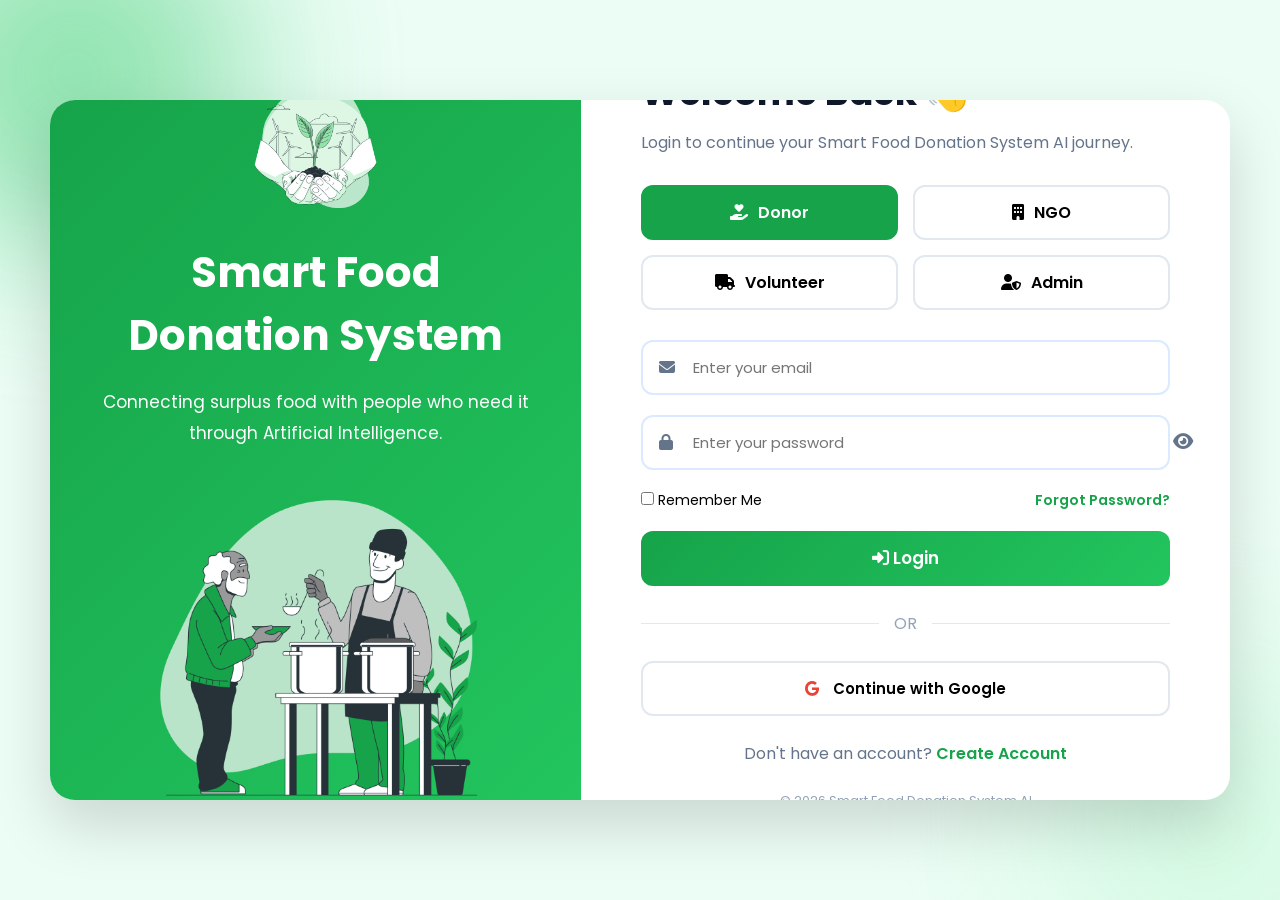
<file: frontend/volunteer.html>
<!DOCTYPE html>
<html lang="en">

<head>

<meta charset="UTF-8">
<meta name="viewport" content="width=device-width, initial-scale=1.0">

<title>Smart Food Donation System | Volunteer Dashboard</title>

<link rel="stylesheet" href="css/volunteer.css">

<link rel="preconnect" href="https://fonts.googleapis.com">

<link rel="preconnect" href="https://fonts.gstatic.com" crossorigin>

<link href="https://fonts.googleapis.com/css2?family=Poppins:wght@300;400;500;600;700&display=swap" rel="stylesheet">

<link rel="stylesheet"
href="https://cdnjs.cloudflare.com/ajax/libs/font-awesome/6.7.2/css/all.min.css">

</head>

<body>

<div class="container">

<header>

<div>

<h1>
<i class="fa-solid fa-truck-fast"></i>
Volunteer Dashboard
</h1>

<p>
Manage food pickup and delivery efficiently.
</p>

</div>

<div class="status-box">

<h3>Today's Tasks</h3>

<span id="taskCount">0</span>

</div>

</header>

<div id="volunteerContainer">

<!-- Donation Cards will appear here -->

</div>

</div>

<script src="js/volunteer.js"></script>
<script src="js/auth.js"></script>

<script>

checkRole("volunteer");

</script>
</body>

</html>
</file>
<file: frontend/css/style.css>
/* ==========================================================
                    SMART FOOD DONATION AI
                    STYLE.CSS
                    PART 1
========================================================== */

/* ==========================================================
                    RESET
========================================================== */

*{
    margin:0;
    padding:0;
    box-sizing:border-box;
    font-family:'Poppins',sans-serif;
}

html{
    scroll-behavior:smooth;
}

body{

    background:#f8fffb;

    color:#1e293b;

    overflow-x:hidden;

    line-height:1.6;

}

/* ==========================================================
                    VARIABLES
========================================================== */

:root{

    --primary:#16a34a;
    --secondary:#22c55e;
    --dark:#0f172a;
    --light:#ffffff;
    --gray:#64748b;
    --border:#e2e8f0;
    --shadow:0 20px 45px rgba(0,0,0,.08);
    --radius:20px;
    --transition:.35s;

}

/* ==========================================================
                    LOADER
========================================================== */

#loader{

    position:fixed;

    inset:0;

    background:white;

    display:flex;

    justify-content:center;

    align-items:center;

    z-index:99999;

}

.loader-content{

    text-align:center;

}

.loader-circle{

    width:90px;

    height:90px;

    border:8px solid #d1fae5;

    border-top:8px solid var(--primary);

    border-radius:50%;

    margin:auto;

    animation:spin 1s linear infinite;

}

.loader-content h2{

    margin-top:25px;

    color:var(--primary);

    font-size:34px;

}

.loader-content p{

    color:var(--gray);

}

@keyframes spin{

    from{

        transform:rotate(0deg);

    }

    to{

        transform:rotate(360deg);

    }

}

/* ==========================================================
                    ANIMATED BACKGROUND
========================================================== */

.background-blur{

    position:fixed;

    border-radius:50%;

    filter:blur(120px);

    z-index:-1;

    opacity:.35;

}

.blur1{

    width:420px;

    height:420px;

    background:#22c55e;

    top:-120px;

    left:-100px;

    animation:float1 12s ease-in-out infinite;

}

.blur2{

    width:350px;

    height:350px;

    background:#bbf7d0;

    bottom:-100px;

    right:-100px;

    animation:float2 15s ease-in-out infinite;

}

.blur3{

    width:250px;

    height:250px;

    background:#4ade80;

    top:45%;

    left:45%;

    animation:float3 10s ease-in-out infinite;

}

@keyframes float1{

    50%{

        transform:translateY(40px);

    }

}

@keyframes float2{

    50%{

        transform:translateX(-50px);

    }

}

@keyframes float3{

    50%{

        transform:translate(30px,-30px);

    }

}

/* ==========================================================
                    HEADER
========================================================== */

header{

    width:100%;

    position:fixed;

    top:0;

    left:0;

    z-index:999;

}

/* ==========================================================
                    NAVBAR
========================================================== */

.navbar{

    width:92%;

    margin:20px auto;

    display:flex;

    justify-content:space-between;

    align-items:center;

    padding:18px 35px;

    background:rgba(255,255,255,.75);

    backdrop-filter:blur(18px);

    border:1px solid rgba(255,255,255,.4);

    border-radius:18px;

    box-shadow:var(--shadow);

}

.logo{

    display:flex;

    align-items:center;

    gap:12px;

    font-size:24px;

    font-weight:700;

    color:var(--primary);

}

.logo i{

    font-size:30px;

}

.nav-links{

    display:flex;

    list-style:none;

    gap:35px;

}

.nav-links a{

    text-decoration:none;

    color:var(--dark);

    font-weight:500;

    transition:var(--transition);

}

.nav-links a:hover{

    color:var(--primary);

}

.nav-right{

    display:flex;

    align-items:center;

    gap:15px;

}

/* ==========================================================
                    BUTTONS
========================================================== */

.theme-btn,
.login-btn,
.register-btn{

    border:none;

    cursor:pointer;

    transition:var(--transition);

    font-weight:600;

}

.theme-btn{

    width:45px;

    height:45px;

    border-radius:50%;

    background:#ecfdf5;

    color:var(--primary);

    font-size:18px;

}

.theme-btn:hover{

    background:var(--primary);

    color:white;

}

.login-btn{

    padding:12px 26px;

    border-radius:50px;

    background:white;

    border:2px solid var(--primary);

    color:var(--primary);

}

.login-btn:hover{

    background:var(--primary);

    color:white;

}

.register-btn{

    padding:12px 26px;

    border-radius:50px;

    background:var(--primary);

    color:white;

}

.register-btn:hover{

    transform:translateY(-3px);

    box-shadow:0 12px 25px rgba(22,163,74,.25);

}

/* ==========================================================
                    MAIN
========================================================== */

main{

    margin-top:120px;

}
/* ==========================================================
                    HERO SECTION
========================================================== */

.hero{

    width:92%;

    margin:80px auto;

    display:flex;

    justify-content:space-between;

    align-items:center;

    gap:60px;

    min-height:90vh;

}

.hero-content{

    flex:1;

}

.hero-badge{

    display:inline-flex;

    align-items:center;

    gap:10px;

    padding:10px 22px;

    background:#dcfce7;

    color:var(--primary);

    border-radius:50px;

    font-size:15px;

    font-weight:600;

    margin-bottom:25px;

}

.hero-content h1{

    font-size:65px;

    line-height:1.15;

    color:var(--dark);

    margin-bottom:25px;

}

.hero-content h1 span{

    color:var(--primary);

}

.hero-content p{

    font-size:18px;

    color:var(--gray);

    max-width:650px;

    margin-bottom:35px;

    line-height:1.8;

}

/* ==========================================
            HERO BUTTONS
========================================== */

.hero-buttons{

    display:flex;

    gap:20px;

    margin-bottom:50px;

}

.primary-btn{

    background:var(--primary);

    color:white;

    border:none;

    padding:16px 35px;

    border-radius:50px;

    cursor:pointer;

    font-size:17px;

    font-weight:600;

    transition:.35s;

}

.primary-btn:hover{

    transform:translateY(-5px);

    box-shadow:0 18px 35px rgba(22,163,74,.30);

}

.secondary-btn{

    background:white;

    color:var(--primary);

    border:2px solid var(--primary);

    padding:16px 35px;

    border-radius:50px;

    cursor:pointer;

    font-size:17px;

    font-weight:600;

    transition:.35s;

}

.secondary-btn:hover{

    background:var(--primary);

    color:white;

}

/* ==========================================
            HERO STATISTICS
========================================== */

.hero-stats{

    display:flex;

    gap:25px;

    flex-wrap:wrap;

}

.stat-card{

    background:white;

    padding:25px;

    border-radius:20px;

    min-width:170px;

    text-align:center;

    box-shadow:var(--shadow);

    transition:.35s;

}

.stat-card:hover{

    transform:translateY(-10px);

}

.stat-card h2{

    color:var(--primary);

    font-size:34px;

    margin-bottom:8px;

}

.stat-card p{

    margin:0;

    color:var(--gray);

    font-size:15px;

}

/* ==========================================
            HERO IMAGE
========================================== */

.hero-image{
    align-items:flex-start;
}

.image-card{

    position:relative;

}

.hero-image img{

    width:100%;

    max-width:620px;

    animation:heroFloat 4s ease-in-out infinite;

}

@keyframes heroFloat{

    0%{

        transform:translateY(0px);

    }

    50%{

        transform:translateY(-18px);

    }

    100%{

        transform:translateY(0px);

    }

}

/* ==========================================
            FLOATING CARDS
========================================== */

.floating-card{

    position:absolute;

    background:white;

    padding:15px 22px;

    border-radius:18px;

    box-shadow:var(--shadow);

    font-weight:600;

    color:var(--dark);

    animation:floatCard 3s ease-in-out infinite;

}

.floating-card strong{

    display:block;

    color:var(--primary);

    margin-top:6px;

    font-size:20px;

}

.ai-card{

    top:30px;

    left:-50px;

}
.map-card{

    right:20px;

}

.safe-card{

    bottom:30px;

    left:40px;

}

@keyframes floatCard{

    50%{

        transform:translateY(-12px);

    }

}
/* ==========================================================
                SECTION HEADER
========================================================== */

.section-header{

    text-align:center;

    margin-bottom:70px;

}

.section-header span{

    display:inline-block;

    padding:10px 22px;

    background:#dcfce7;

    color:var(--primary);

    border-radius:50px;

    font-weight:600;

    margin-bottom:20px;

}

.section-header h2{

    font-size:46px;

    color:var(--dark);

    margin-bottom:20px;

}

.section-header p{

    width:90%;

    max-width:700px;

    margin:auto;

    color:var(--gray);

    line-height:1.8;

}

/* ==========================================================
                IMPACT SECTION
========================================================== */

.impact-section{

    width:92%;

    margin:120px auto;

}

.impact-grid{

    display:grid;

    grid-template-columns:repeat(auto-fit,minmax(240px,1fr));

    gap:30px;

}

.impact-card{

    background:white;

    padding:40px;

    text-align:center;

    border-radius:20px;

    box-shadow:var(--shadow);

    transition:.35s;

}

.impact-card:hover{

    transform:translateY(-10px);

}

.impact-card i{

    font-size:45px;

    color:var(--primary);

    margin-bottom:20px;

}

.impact-card h2{

    font-size:40px;

    color:var(--primary);

    margin-bottom:12px;

}

.impact-card p{

    color:var(--gray);

    font-size:17px;

}

/* ==========================================================
                HOW IT WORKS
========================================================== */

.how-it-works{

    width:92%;

    margin:120px auto;

}

.steps-grid{

    display:grid;

    grid-template-columns:repeat(auto-fit,minmax(250px,1fr));

    gap:30px;

}

.step-card{

    background:white;

    padding:35px;

    border-radius:22px;

    box-shadow:var(--shadow);

    position:relative;

    transition:.35s;

}

.step-card:hover{

    transform:translateY(-12px);

}

.step-number{

    position:absolute;

    top:20px;

    right:20px;

    width:45px;

    height:45px;

    border-radius:50%;

    background:var(--primary);

    color:white;

    display:flex;

    align-items:center;

    justify-content:center;

    font-weight:700;

}

.step-card i{

    font-size:50px;

    color:var(--primary);

    margin-bottom:25px;

}

.step-card h3{

    margin-bottom:15px;

    color:var(--dark);

}

.step-card p{

    color:var(--gray);

    line-height:1.8;

}

/* ==========================================================
                AI FEATURES
========================================================== */

.ai-features{

    width:92%;

    margin:120px auto;

}

.ai-grid{

    display:grid;

    grid-template-columns:repeat(auto-fit,minmax(280px,1fr));

    gap:30px;

}

.feature-card{

    background:white;

    padding:40px;

    border-radius:22px;

    box-shadow:var(--shadow);

    transition:.35s;

}

.feature-card:hover{

    transform:translateY(-10px);

}

.feature-card i{

    width:75px;

    height:75px;

    border-radius:18px;

    background:#dcfce7;

    color:var(--primary);

    display:flex;

    justify-content:center;

    align-items:center;

    font-size:32px;

    margin-bottom:25px;

}

.feature-card h3{

    margin-bottom:15px;

    color:var(--dark);

}

.feature-card p{

    color:var(--gray);

    line-height:1.8;

}
/* ==========================================================
                DONATION PROCESS
========================================================== */

.donation-process{

    width:92%;

    margin:120px auto;

}

.process-container{

    display:flex;

    justify-content:space-between;

    align-items:center;

    gap:20px;

    flex-wrap:wrap;

}

.process-card{

    flex:1;

    min-width:220px;

    background:white;

    padding:35px;

    text-align:center;

    border-radius:22px;

    box-shadow:var(--shadow);

    transition:.35s;

}

.process-card:hover{

    transform:translateY(-10px);

}

.process-icon{

    width:80px;

    height:80px;

    margin:auto;

    margin-bottom:25px;

    border-radius:20px;

    background:#dcfce7;

    display:flex;

    justify-content:center;

    align-items:center;

}

.process-icon i{

    font-size:34px;

    color:var(--primary);

}

.process-card h3{

    margin-bottom:15px;

    color:var(--dark);

}

.process-card p{

    color:var(--gray);

    line-height:1.7;

}

.process-arrow{

    font-size:34px;

    color:var(--primary);

}

/* ==========================================================
                NGO SECTION
========================================================== */

.ngo-section{

    width:92%;

    margin:140px auto;

}

.ngo-content{

    display:flex;

    align-items:center;

    justify-content:space-between;

    gap:70px;

    flex-wrap:wrap;

}

.ngo-image{

    flex:1;

    text-align:center;

}

.ngo-image img{

    width:100%;

    max-width:520px;

}

.ngo-text{

    flex:1;

}

.ngo-text span{

    color:var(--primary);

    font-weight:700;

}

.ngo-text h2{

    font-size:46px;

    margin:20px 0;

    color:var(--dark);

}

.ngo-text p{

    color:var(--gray);

    line-height:1.8;

    margin-bottom:30px;

}

.ngo-text ul{

    list-style:none;

    margin-bottom:35px;

}

.ngo-text li{

    margin-bottom:18px;

    font-size:17px;

}

.ngo-text li i{

    color:var(--primary);

    margin-right:10px;

}

/* ==========================================================
                VOLUNTEER
========================================================== */

.volunteer-section{

    width:92%;

    margin:140px auto;

    display:flex;

    align-items:center;

    justify-content:space-between;

    gap:70px;

    flex-wrap:wrap;

}

.volunteer-text{

    flex:1;

}

.volunteer-text span{

    color:var(--primary);

    font-weight:700;

}

.volunteer-text h2{

    font-size:46px;

    margin:20px 0;

}

.volunteer-text p{

    color:var(--gray);

    line-height:1.8;

    margin-bottom:30px;

}

.volunteer-features{

    display:grid;

    grid-template-columns:repeat(2,1fr);

    gap:18px;

    margin-bottom:35px;

}

.volunteer-features div{

    background:white;

    padding:18px;

    border-radius:15px;

    box-shadow:var(--shadow);

}

.volunteer-features i{

    color:var(--primary);

    margin-right:10px;

}

.volunteer-image{

    flex:1;

    text-align:center;

}

.volunteer-image img{

    width:100%;

    max-width:520px;

}

/* ==========================================================
                MAP
========================================================== */

.map-preview{

    width:92%;

    margin:120px auto;

}

.map-box{

    background:white;

    border-radius:25px;

    padding:70px;

    text-align:center;

    box-shadow:var(--shadow);

}

.map-box i{

    font-size:70px;

    color:var(--primary);

    margin-bottom:25px;

}

.map-box h3{

    font-size:34px;

    margin-bottom:20px;

}

.map-box p{

    color:var(--gray);

}

/* ==========================================================
                AI CHAT
========================================================== */

.chat-preview{

    width:92%;

    margin:140px auto;

    display:flex;

    justify-content:space-between;

    align-items:center;

    gap:60px;

    flex-wrap:wrap;

}

.chat-left{

    flex:1;

}

.chat-left span{

    color:var(--primary);

    font-weight:700;

}

.chat-left h2{

    font-size:46px;

    margin:20px 0;

}

.chat-left p{

    color:var(--gray);

    margin-bottom:35px;

    line-height:1.8;

}

.chat-right{

    flex:1;

}

.chat-window{

    background:white;

    border-radius:25px;

    padding:35px;

    box-shadow:var(--shadow);

}

.bot-message{

    background:#dcfce7;

    padding:18px;

    border-radius:15px;

    margin-bottom:20px;

    width:80%;

}

.user-message{

    background:#eff6ff;

    padding:18px;

    border-radius:15px;

    margin-left:auto;

    margin-bottom:20px;

    width:80%;

}
/* ==========================================================
                TESTIMONIALS
========================================================== */

.testimonials{

    width:92%;
    margin:140px auto;

}

.testimonial-grid{

    display:grid;
    grid-template-columns:repeat(auto-fit,minmax(300px,1fr));
    gap:30px;

}

.testimonial-card{

    background:white;
    padding:35px;
    border-radius:22px;
    text-align:center;
    box-shadow:var(--shadow);
    transition:.35s;

}

.testimonial-card:hover{

    transform:translateY(-10px);

}

.testimonial-card img{

    width:90px;
    height:90px;
    border-radius:50%;
    object-fit:cover;
    margin-bottom:20px;

}

.testimonial-card h3{

    margin-bottom:10px;
    color:var(--dark);

}

.testimonial-card p{

    color:var(--gray);
    line-height:1.8;

}

/* ==========================================================
                CONTACT
========================================================== */

.contact{

    width:92%;
    margin:140px auto;

}

.contact-container{

    display:grid;
    grid-template-columns:1fr 1fr;
    gap:50px;

}

.contact-info{

    background:white;
    padding:40px;
    border-radius:25px;
    box-shadow:var(--shadow);

}

.contact-info h2{

    margin-bottom:20px;

}

.contact-info p{

    color:var(--gray);
    margin-bottom:20px;

}

.contact-form{

    background:white;
    padding:40px;
    border-radius:25px;
    box-shadow:var(--shadow);

}

.contact-form input,
.contact-form textarea{

    width:100%;
    padding:16px;
    border:1px solid var(--border);
    border-radius:12px;
    margin-bottom:20px;
    outline:none;

}

.contact-form textarea{

    resize:none;
    height:150px;

}

.contact-form button{

    background:var(--primary);
    color:white;
    border:none;
    padding:16px 30px;
    border-radius:12px;
    cursor:pointer;
    font-size:16px;

}

/* ==========================================================
                FOOTER
========================================================== */

footer{

    background:#0f172a;
    color:white;
    padding:70px 8% 30px;

}

.footer-grid{

    display:grid;
    grid-template-columns:repeat(auto-fit,minmax(220px,1fr));
    gap:40px;

}

.footer-column h3{

    margin-bottom:20px;

}

.footer-column a{

    display:block;
    color:#cbd5e1;
    text-decoration:none;
    margin-bottom:12px;
    transition:.3s;

}

.footer-column a:hover{

    color:#22c55e;

}

.footer-bottom{

    text-align:center;
    margin-top:50px;
    padding-top:25px;
    border-top:1px solid rgba(255,255,255,.1);

}

/* ==========================================================
                FLOATING BUTTONS
========================================================== */

.floating-ai,
.scroll-top{

    position:fixed;
    width:60px;
    height:60px;
    border-radius:50%;
    display:flex;
    justify-content:center;
    align-items:center;
    cursor:pointer;
    box-shadow:0 15px 30px rgba(0,0,0,.15);
    z-index:999;

}

.floating-ai{

    right:25px;
    bottom:100px;
    background:#16a34a;
    color:white;

}

.scroll-top{

    right:25px;
    bottom:25px;
    background:white;
    color:#16a34a;

}

/* ==========================================================
                RESPONSIVE
========================================================== */

@media(max-width:992px){

.hero,
.ngo-content,
.volunteer-section,
.chat-preview{

flex-direction:column;

}

.contact-container{

grid-template-columns:1fr;

}

.hero-content h1{

font-size:50px;

}

.nav-links{

display:none;

}

}

@media(max-width:768px){

.hero-content h1{

font-size:42px;

}

.hero-buttons{

flex-direction:column;

}

.hero-stats{

flex-direction:column;

}

.section-header h2{

font-size:34px;

}

.map-box{

padding:40px;

}

}

@media(max-width:480px){

.logo{

font-size:20px;

}

.hero-content h1{

font-size:34px;

}

.primary-btn,
.secondary-btn{

width:100%;

}

}
/* ==========================================================
                DARK MODE
========================================================== */

.dark-mode{

background:#0f172a;

color:white;

transition:.4s;

}

.dark-mode section{

background:transparent;

}

.dark-mode .navbar,

.dark-mode .stat-card,

.dark-mode .feature-card,

.dark-mode .impact-card,

.dark-mode .step-card,

.dark-mode .process-card,

.dark-mode .chat-window,

.dark-mode .testimonial-card,

.dark-mode .map-box,

.dark-mode .contact-info,

.dark-mode .contact-form{

background:#1e293b;

color:white;

}

.dark-mode p{

color:#cbd5e1;

}

.dark-mode h1,

.dark-mode h2,

.dark-mode h3{

color:white;

}

/* ==========================================================
                SCROLL ANIMATION
========================================================== */

section,

.stat-card,

.feature-card,

.step-card,

.impact-card{

opacity:0;

transform:translateY(60px);

transition:all .8s ease;

}

.show{

opacity:1;

transform:translateY(0);

}
</file>
<file: frontend/css/assistant.css>
/* ==========================================================
                SMART FOOD DONATION AI ASSISTANT WIDGET CSS
========================================================== */

/* Floating Button styling (included here for modularity across all pages) */
.floating-ai {
    position: fixed;
    width: 60px;
    height: 60px;
    border-radius: 50%;
    display: flex;
    justify-content: center;
    align-items: center;
    cursor: pointer;
    box-shadow: 0 15px 30px rgba(0, 0, 0, 0.15);
    z-index: 9999;
    right: 25px;
    bottom: 100px;
    background: #16a34a;
    color: white;
    border: none;
    outline: none;
    transition: transform 0.2s, background-color 0.2s;
}

.floating-ai:hover {
    transform: scale(1.05);
    background: #22c55e;
}

.ai-chat-widget {
    position: fixed;
    right: 25px;
    bottom: 175px;
    width: 375px;
    height: 520px;
    max-height: calc(100vh - 220px);
    max-width: calc(100vw - 50px);
    display: flex;
    flex-direction: column;
    background: var(--light, #ffffff);
    border-radius: 20px;
    box-shadow: 0 15px 40px rgba(0, 0, 0, 0.15);
    border: 1px solid var(--border, #e2e8f0);
    z-index: 10000;
    overflow: hidden;
    transform: translateY(20px) scale(0.95);
    opacity: 0;
    visibility: hidden;
    pointer-events: none;
    transition: transform 0.3s cubic-bezier(0.16, 1, 0.3, 1), opacity 0.3s ease, visibility 0.3s ease;
}

.ai-chat-widget.show {
    transform: translateY(0) scale(1);
    opacity: 1;
    visibility: visible;
    pointer-events: auto;
}

/* Header */
.ai-chat-header {
    background: var(--primary, #16a34a);
    color: white;
    padding: 15px 20px;
    display: flex;
    justify-content: space-between;
    align-items: center;
    border-bottom: 1px solid rgba(0, 0, 0, 0.05);
}

.ai-chat-header-info {
    display: flex;
    align-items: center;
    gap: 12px;
}

.ai-chat-avatar {
    width: 38px;
    height: 38px;
    background: rgba(255, 255, 255, 0.2);
    border-radius: 50%;
    display: flex;
    justify-content: center;
    align-items: center;
    font-size: 18px;
}

.ai-chat-title h3 {
    font-size: 15px;
    font-weight: 600;
    margin: 0;
    line-height: 1.2;
}

.ai-chat-title span {
    font-size: 11px;
    opacity: 0.9;
    display: flex;
    align-items: center;
    gap: 5px;
}

.ai-chat-title span::before {
    content: "";
    display: inline-block;
    width: 6px;
    height: 6px;
    background: #4ade80;
    border-radius: 50%;
}

.ai-chat-close {
    background: none;
    border: none;
    color: white;
    font-size: 18px;
    cursor: pointer;
    opacity: 0.8;
    transition: opacity 0.2s;
    padding: 5px;
}

.ai-chat-close:hover {
    opacity: 1;
}

/* Messages area */
.ai-chat-messages {
    flex-grow: 1;
    padding: 20px;
    overflow-y: auto;
    background: #fcfdfd;
    display: flex;
    flex-direction: column;
    gap: 14px;
}

/* Scrollbar styling */
.ai-chat-messages::-webkit-scrollbar {
    width: 5px;
}

.ai-chat-messages::-webkit-scrollbar-track {
    background: transparent;
}

.ai-chat-messages::-webkit-scrollbar-thumb {
    background: #cbd5e1;
    border-radius: 4px;
}

/* Chat bubble styling */
.ai-msg {
    max-width: 80%;
    padding: 10px 14px;
    font-size: 13px;
    line-height: 1.5;
    box-shadow: 0 2px 4px rgba(0, 0, 0, 0.02);
}

.ai-msg.bot {
    background: #f1f5f9;
    color: #1e293b;
    border-radius: 16px 16px 16px 4px;
    align-self: flex-start;
}

.ai-msg.user {
    background: var(--primary, #16a34a);
    color: white;
    border-radius: 16px 16px 4px 16px;
    align-self: flex-end;
}

.ai-msg p {
    margin: 0 0 8px 0;
}

.ai-msg p:last-child {
    margin-bottom: 0;
}

.ai-msg ol, .ai-msg ul {
    margin: 5px 0 0 18px;
    padding: 0;
}

.ai-msg li {
    margin-bottom: 4px;
}

.ai-msg a {
    color: inherit;
    text-decoration: underline;
    font-weight: 500;
}

/* Typing indicator */
.ai-typing-indicator {
    display: flex;
    align-items: center;
    gap: 4px;
    padding: 8px 14px;
}

.ai-typing-dot {
    width: 6px;
    height: 6px;
    background: #64748b;
    border-radius: 50%;
    animation: ai-bounce 1.2s infinite ease-in-out;
}

.ai-typing-dot:nth-child(2) {
    animation-delay: 0.2s;
}

.ai-typing-dot:nth-child(3) {
    animation-delay: 0.4s;
}

@keyframes ai-bounce {
    0%, 80%, 100% {
        transform: translateY(0);
    }
    40% {
        transform: translateY(-6px);
    }
}

/* Action Chips */
.ai-chat-chips {
    display: flex;
    flex-wrap: wrap;
    gap: 6px;
    padding: 10px 15px;
    background: #ffffff;
    border-top: 1px solid var(--border, #e2e8f0);
}

.ai-chip {
    border: 1px solid var(--primary, #16a34a);
    background: transparent;
    color: var(--primary, #16a34a);
    padding: 6px 12px;
    border-radius: 20px;
    font-size: 11px;
    font-weight: 500;
    cursor: pointer;
    transition: all 0.2s;
}

.ai-chip:hover {
    background: var(--primary, #16a34a);
    color: white;
}

/* Input Area */
.ai-chat-input-container {
    display: flex;
    align-items: center;
    padding: 12px 15px;
    border-top: 1px solid var(--border, #e2e8f0);
    background: #ffffff;
    gap: 8px;
}

.ai-chat-input-container input {
    flex-grow: 1;
    border: 1px solid var(--border, #e2e8f0);
    outline: none;
    font-size: 13px;
    padding: 8px 14px;
    background: #f8fafc;
    border-radius: 20px;
    transition: border-color 0.2s;
}

.ai-chat-input-container input:focus {
    border-color: var(--primary, #16a34a);
}

.ai-chat-send {
    border: none;
    background: var(--primary, #16a34a);
    color: white;
    width: 34px;
    height: 34px;
    border-radius: 50%;
    display: flex;
    justify-content: center;
    align-items: center;
    cursor: pointer;
    transition: transform 0.2s, background-color 0.2s;
    font-size: 14px;
}

.ai-chat-send:hover {
    transform: scale(1.05);
    background: var(--secondary, #22c55e);
}

/* ==========================================================
                DARK MODE OVERRIDES
========================================================== */

body.dark-mode .ai-chat-widget {
    background: #1e293b;
    border-color: #334155;
    box-shadow: 0 15px 40px rgba(0, 0, 0, 0.35);
}

body.dark-mode .ai-chat-messages {
    background: #0f172a;
}

body.dark-mode .ai-msg.bot {
    background: #334155;
    color: #f8fafc;
}

body.dark-mode .ai-chat-chips {
    background: #1e293b;
    border-top-color: #334155;
}

body.dark-mode .ai-chip {
    border-color: #22c55e;
    color: #22c55e;
}

body.dark-mode .ai-chip:hover {
    background: #22c55e;
    color: #0f172a;
}

body.dark-mode .ai-chat-input-container {
    background: #1e293b;
    border-top-color: #334155;
}

body.dark-mode .ai-chat-input-container input {
    background: #0f172a;
    border-color: #334155;
    color: #f8fafc;
}

body.dark-mode .ai-chat-input-container input:focus {
    border-color: #22c55e;
}

body.dark-mode .ai-typing-dot {
    background: #94a3b8;
}

/* ==========================================================
                DYNAMIC AUTOCOMPLETE SUGGESTIONS
========================================================== */

.ai-assistant {
    position: relative;
}

.ai-suggestions-panel {
    position: absolute;
    bottom: 58px; /* sits right above the input container */
    left: 15px;
    right: 15px;
    background: var(--light, #ffffff);
    border: 1px solid var(--border, #e2e8f0);
    border-radius: 12px;
    box-shadow: 0 -4px 15px rgba(0, 0, 0, 0.08), 0 4px 15px rgba(0, 0, 0, 0.08);
    z-index: 10001;
    max-height: 180px;
    overflow-y: auto;
    display: none;
    flex-direction: column;
    padding: 6px 0;
    transition: all 0.25s ease;
}

.ai-suggestions-panel.show {
    display: flex;
}

.ai-suggestion-item {
    padding: 10px 16px;
    font-size: 13px;
    color: #334155;
    cursor: pointer;
    text-align: left;
    display: flex;
    align-items: center;
    gap: 10px;
    transition: background 0.15s, color 0.15s;
    border-bottom: 1px solid #f1f5f9;
}

.ai-suggestion-item:last-child {
    border-bottom: none;
}

.ai-suggestion-item:hover {
    background: #f0fdf4;
    color: var(--primary, #16a34a);
}

.ai-suggestion-item i {
    font-size: 11px;
    color: var(--primary, #16a34a);
    opacity: 0.7;
}

/* Dark Mode Suggestions */
body.dark-mode .ai-suggestions-panel {
    background: #1e293b;
    border-color: #334155;
    box-shadow: 0 -4px 15px rgba(0, 0, 0, 0.35), 0 4px 15px rgba(0, 0, 0, 0.35);
}

body.dark-mode .ai-suggestion-item {
    color: #cbd5e1;
    border-bottom-color: #334155;
}

body.dark-mode .ai-suggestion-item:hover {
    background: #0f172a;
    color: #22c55e;
}

body.dark-mode .ai-suggestion-item i {
    color: #22c55e;
}
</file>
<file: frontend/css/donor.css>
body{

font-family:Poppins,sans-serif;

background:linear-gradient(to right,#f1fff4,#ffffff);

margin:0;

padding:30px;

}

.container{

max-width:1200px;

margin:auto;

}

header{

text-align:center;

margin-bottom:35px;

}

header h1{

color:#15803d;

font-size:38px;

}

header p{

color:#666;

font-size:17px;

}

#donorContainer{

display:grid;

grid-template-columns:repeat(auto-fit,minmax(340px,1fr));

gap:20px;

}

.card{

background:white;

padding:20px;

border-radius:15px;

box-shadow:0 5px 15px rgba(0,0,0,.1);

transition:.3s;

}

.card:hover{

transform:translateY(-5px);

box-shadow:0 10px 25px rgba(0,0,0,.15);

}

.card h2{

color:#16a34a;

margin-bottom:10px;

}

.card p{

margin:8px 0;

font-size:15px;

color:#444;

}

.status{

display:inline-block;

padding:6px 12px;

border-radius:20px;

font-weight:bold;

color:white;

}

.waiting{

background:#f59e0b;

}

.accepted{

background:#2563eb;

}

.picked{

background:#9333ea;

}

.delivered{

background:#16a34a;

}

.ai-box{

margin-top:15px;

padding:12px;

background:#f8fff8;

border-left:5px solid #16a34a;

border-radius:8px;

}

.ai-box h3{

margin:0 0 10px;

color:#15803d;

font-size:18px;

}

.timeline{

margin-top:15px;

padding-top:10px;

border-top:1px solid #ddd;

}

.timeline p{

margin:6px 0;

font-size:14px;

}
</file>
<file: frontend/css/login.css>
/*==========================================================
                SMART FOOD DONATION AI LOGIN
==========================================================*/

/* RESET */

*{
    margin:0;
    padding:0;
    box-sizing:border-box;
    font-family:'Poppins',sans-serif;
}

:root{

    --primary:#16a34a;
    --secondary:#22c55e;
    --light:#dcfce7;
    --white:#ffffff;
    --dark:#0f172a;
    --gray:#64748b;

}

body{

    min-height:100vh;

    display:flex;

    justify-content:center;

    align-items:center;

    background:#ecfdf5;

    overflow:auto;

    position:relative;

}

/*==========================================================
                BACKGROUND
==========================================================*/

.background{

    position:fixed;

    width:100%;

    height:100%;

    z-index:-2;

}

.circle{

    position:absolute;

    border-radius:50%;

    filter:blur(80px);

    opacity:.45;

}

.circle1{

    width:350px;

    height:350px;

    background:#22c55e;

    left:-100px;

    top:-100px;

}

.circle2{

    width:350px;

    height:350px;

    background:#bbf7d0;

    right:-100px;

    bottom:-100px;

}

.circle3{

    width:250px;

    height:250px;

    background:#4ade80;

    left:45%;

    top:35%;

}

/*==========================================================
                CARD
==========================================================*/

.login-container{

    width:1180px;

    max-width:95%;

    height:700px;

    background:white;

    border-radius:25px;

    overflow:hidden;

    display:flex;

    box-shadow:0 25px 60px rgba(0,0,0,.15);

}
/*==========================================================
                LEFT SIDE
==========================================================*/

.login-left{

    width:45%;

    background:linear-gradient(135deg,#16a34a,#22c55e);

    color:white;

    display:flex;

    flex-direction:column;

    justify-content:center;

    align-items:center;

    text-align:center;

    padding:50px;

}
.logo{

    width:140px;

    margin-bottom:25px;

}

.login-left h1{

    font-size:42px;

    margin-bottom:20px;

}

.login-left p{

    font-size:17px;

    line-height:1.8;

    margin-bottom:35px;

}

.hero-image{

    width:340px;

    max-width:100%;

    animation:floatImage 4s ease-in-out infinite;

}

@keyframes floatImage{

    0%{

        transform:translateY(0);

    }

    50%{

        transform:translateY(-15px);

    }

    100%{

        transform:translateY(0);

    }

}
/*==========================================================
                RIGHT SIDE
==========================================================*/

.login-right{

    width:55%;

    padding:60px;

    display:flex;

    flex-direction:column;

    justify-content:center;

}

.login-right h2{

    font-size:36px;

    color:#0f172a;

    margin-bottom:10px;

}

.login-right>p{

    color:#64748b;

    margin-bottom:30px;

}
/*==========================================================
                LOGIN FORM
==========================================================*/

#loginForm{

    width:100%;

}

/*==========================================================
                ROLE SELECTION
==========================================================*/

.role-selection{

    display:grid;

    grid-template-columns:repeat(2,1fr);

    gap:15px;

    margin-bottom:30px;

}

.role-selection input{

    display:none;

}

.role-selection label{

    cursor:pointer;

}

.role-selection span{

    display:flex;

    justify-content:center;

    align-items:center;

    gap:10px;

    height:55px;

    border:2px solid #e2e8f0;

    border-radius:12px;

    font-weight:600;

    transition:.3s;

}

.role-selection span:hover{

    border-color:var(--primary);

    background:#f0fdf4;

}

.role-selection input:checked + span{

    background:var(--primary);

    color:white;

    border-color:var(--primary);

}

/*==========================================================
                INPUT BOX
==========================================================*/

.input-box{

    position:relative;

    margin-bottom:20px;

}

.input-box input{

    width:100%;

    height:55px;

    border:2px solid #dbeafe;

    border-radius:12px;

    padding-left:50px;

    padding-right:50px;

    font-size:15px;

    outline:none;

    transition:.3s;

}

.input-box input:focus{

    border-color:var(--primary);

    box-shadow:0 0 10px rgba(34,197,94,.2);

}

.input-box i{

    position:absolute;

    left:18px;

    top:50%;

    transform:translateY(-50%);

    color:#64748b;

}

.show-password{

    position:absolute;

    right:15px;

    top:50%;

    transform:translateY(-50%);

    border:none;

    background:none;

    cursor:pointer;

    color:#64748b;

    font-size:18px;

}
/*==========================================================
                LOGIN OPTIONS
==========================================================*/

.login-options{

    display:flex;

    justify-content:space-between;

    align-items:center;

    margin:20px 0;

    font-size:14px;

}

.login-options a{

    color:var(--primary);

    text-decoration:none;

    font-weight:600;

}

.login-options a:hover{

    text-decoration:underline;

}

/*==========================================================
                BUTTONS
==========================================================*/

.login-button{

    width:100%;

    height:55px;

    border:none;

    border-radius:12px;

    background:linear-gradient(135deg,#16a34a,#22c55e);

    color:white;

    font-size:17px;

    font-weight:600;

    cursor:pointer;

    transition:.3s;

}

.login-button:hover{

    transform:translateY(-3px);

    box-shadow:0 15px 25px rgba(34,197,94,.25);

}

.divider{

    margin:25px 0;

    text-align:center;

    color:#94a3b8;

    position:relative;

}

.divider::before{

    content:"";

    position:absolute;

    width:100%;

    height:1px;

    background:#e2e8f0;

    left:0;

    top:50%;

}

.divider span{

    background:white;

    padding:0 15px;

    position:relative;

}

.google-button{

    width:100%;

    height:55px;

    border:2px solid #e2e8f0;

    background:white;

    border-radius:12px;

    font-size:15px;

    font-weight:600;

    cursor:pointer;

    transition:.3s;

}

.google-button:hover{

    background:#f8fafc;

    border-color:var(--primary);

}

.google-button i{

    color:#EA4335;

    margin-right:10px;

}
/*==========================================================
                FOOTER
==========================================================*/

.register-text{

    margin-top:25px;

    text-align:center;

    color:#64748b;

}

.register-text a{

    color:var(--primary);

    text-decoration:none;

    font-weight:600;

}

.register-text a:hover{

    text-decoration:underline;

}

.login-footer{

    margin-top:25px;

    text-align:center;

    color:#94a3b8;

    font-size:13px;

}

.login-footer p{

    margin-top:5px;

}

/*==========================================================
                RESPONSIVE
==========================================================*/

@media(max-width:900px){

.login-container{

    flex-direction:column;

    height:auto;

}

.login-left{

    width:100%;

    padding:40px;

}

.login-right{

    width:55%;

    padding:70px 60px;

    display:flex;

    flex-direction:column;

    justify-content:center;

}
.hero-image{

    width:300px;

    max-width:100%;

}

.role-selection{

    grid-template-columns:1fr;

}

}
.login-container{

    animation:fadeIn .8s ease;

}

@keyframes fadeIn{

    from{

        opacity:0;

        transform:translateY(30px);

    }

    to{

        opacity:1;

        transform:translateY(0);

    }

}
</file>
<file: frontend/css/ngo.css>
body{

font-family:Poppins,sans-serif;

background:linear-gradient(to right,#f1fff4,#ffffff);

margin:0;

padding:30px;

}

.container{

max-width:1100px;

margin:auto;

}

header{
    text-align:center;
    margin-bottom:35px;
}

header h1{
    color:#15803d;
    font-size:38px;
}

header p{
    color:#666;
    font-size:17px;
}

#donationContainer{

display:grid;

grid-template-columns:repeat(auto-fit,minmax(320px,1fr));

gap:20px;

}

.card{
    transition:0.3s;
}

.card:hover{
    transform:translateY(-5px);
    box-shadow:0 10px 25px rgba(0,0,0,.15);
}

.card h2{

color:#16a34a;

margin-bottom:10px;

}

.card p{

margin:8px 0;

}

button{

margin-top:15px;

background:#16a34a;

color:white;

border:none;

padding:12px;

width:100%;

border-radius:10px;

cursor:pointer;

font-size:16px;

}
button:hover{
    background:#15803d;
}
.status{

background:#16a34a;

color:white;

padding:4px 10px;

border-radius:20px;

font-size:13px;

font-weight:bold;

}

.accept-btn:hover{

background:#15803d;

}

.card{

transition:0.3s;

}

.card:hover{

transform:translateY(-5px);

box-shadow:0 10px 25px rgba(0,0,0,.15);

}
</file>
<file: frontend/css/register.css>
/*==========================================================
                SMART FOOD DONATION AI REGISTER
==========================================================*/

*{
    margin:0;
    padding:0;
    box-sizing:border-box;
    font-family:'Poppins',sans-serif;
}

:root{
    --primary:#16a34a;
    --secondary:#22c55e;
    --light:#dcfce7;
    --white:#ffffff;
    --dark:#0f172a;
    --gray:#64748b;
}

body{
    min-height:100vh;
    display:flex;
    justify-content:center;
    align-items:center;
    background:#ecfdf5;
    overflow-y:auto;
    overflow-x:hidden;
    padding:40px 0;
}

/*======================
BACKGROUND
=======================*/

.background{
    position:fixed;
    width:100%;
    height:100%;
    z-index:-2;
}

.circle{
    position:absolute;
    border-radius:50%;
    filter:blur(80px);
    opacity:.45;
}

.circle1{
    width:350px;
    height:350px;
    background:#22c55e;
    left:-100px;
    top:-100px;
}

.circle2{
    width:350px;
    height:350px;
    background:#bbf7d0;
    right:-100px;
    bottom:-100px;
}

.circle3{
    width:250px;
    height:250px;
    background:#4ade80;
    left:45%;
    top:35%;
}

/*======================
MAIN CARD
=======================*/

.register-container{

    width:1200px;
    max-width:95%;

    background:#fff;

    border-radius:25px;

    display:flex;

    overflow:hidden;

    box-shadow:0 25px 60px rgba(0,0,0,.15);

    animation:fadeIn .8s ease;

}

@keyframes fadeIn{

from{

opacity:0;

transform:translateY(25px);

}

to{

opacity:1;

transform:translateY(0);

}

}
/*======================
LEFT PANEL
=======================*/

.register-left{

    width:42%;

    background:linear-gradient(135deg,#16a34a,#22c55e);

    color:white;

    display:flex;

    flex-direction:column;

    justify-content:center;

    align-items:center;

    text-align:center;

    padding:50px;

}

.logo{

    width:140px;

    margin-bottom:20px;

}

.register-left h1{

    font-size:42px;

    margin-bottom:20px;

}

.register-left p{

    line-height:1.8;

    margin-bottom:30px;

}

.hero-image{

    width:320px;

    max-width:100%;

    animation:floatImage 4s ease-in-out infinite;

}

@keyframes floatImage{

0%{transform:translateY(0);}
50%{transform:translateY(-15px);}
100%{transform:translateY(0);}

}
/*======================
RIGHT PANEL
=======================*/

.register-right{

    width:58%;

    padding:50px;

}

.register-right h2{

    font-size:34px;

    color:#0f172a;

    margin-bottom:10px;

}

.register-right>p{

    color:#64748b;

    margin-bottom:25px;

}

#registerForm{

    width:100%;

}

.section-title,
.role-title{

    margin:25px 0 15px;

    color:#0f172a;

    font-size:20px;

}
/*==========================================================
                INPUT FIELDS
==========================================================*/

.input-box{

    position:relative;

    margin-bottom:18px;

}

.input-box input,
.input-box textarea,
select{

    width:100%;

    padding:15px 18px 15px 50px;

    border:2px solid #dbeafe;

    border-radius:12px;

    outline:none;

    font-size:15px;

    transition:.3s;

    background:#fff;

}

.input-box textarea{

    resize:none;

}

.input-box input:focus,
.input-box textarea:focus,
select:focus{

    border-color:#16a34a;

    box-shadow:0 0 12px rgba(22,163,74,.15);

}

.input-box i{

    position:absolute;

    left:18px;

    top:18px;

    color:#64748b;

    font-size:16px;

}

/*==========================================================
                PASSWORD BUTTON
==========================================================*/

.show-password{

    position:absolute;

    right:15px;

    top:50%;

    transform:translateY(-50%);

    border:none;

    background:none;

    cursor:pointer;

    color:#64748b;

    font-size:18px;

}

/*==========================================================
                ROLE CARDS
==========================================================*/

.role-selection{

    display:grid;

    grid-template-columns:repeat(3,1fr);

    gap:15px;

    margin-bottom:25px;

}

.role-selection input{

    display:none;

}

.role-selection label{

    cursor:pointer;

}

.role-selection span{

    display:flex;

    justify-content:center;

    align-items:center;

    gap:10px;

    height:60px;

    border:2px solid #e2e8f0;

    border-radius:14px;

    font-weight:600;

    transition:.3s;

}

.role-selection span:hover{

    border-color:#16a34a;

    background:#f0fdf4;

}

.role-selection input:checked + span{

    background:#16a34a;

    color:white;

    border-color:#16a34a;

}
/*==========================================================
                FILE UPLOAD
==========================================================*/

.upload-label{

    display:block;

    margin:15px 0 8px;

    font-weight:600;

    color:#334155;

}

input[type="file"]{

    width:100%;

    padding:12px;

    border:2px dashed #16a34a;

    border-radius:12px;

    background:#f8fffa;

    margin-bottom:20px;

}

/*==========================================================
                TERMS
==========================================================*/

.terms{

    margin:25px 0;

}

.terms label{

    display:flex;

    align-items:center;

    gap:10px;

    font-size:15px;

}

/*==========================================================
                REGISTER BUTTON
==========================================================*/

.register-button{

    width:100%;

    height:55px;

    border:none;

    border-radius:12px;

    background:linear-gradient(135deg,#16a34a,#22c55e);

    color:white;

    font-size:17px;

    font-weight:600;

    cursor:pointer;

    transition:.3s;

}

.register-button:hover{

    transform:translateY(-3px);

    box-shadow:0 15px 25px rgba(22,163,74,.25);

}

/*==========================================================
                LOGIN LINK
==========================================================*/

.login-text{

    text-align:center;

    margin-top:25px;

    color:#64748b;

}

.login-text a{

    color:#16a34a;

    font-weight:600;

    text-decoration:none;

}

.login-text a:hover{

    text-decoration:underline;

}
/*==========================================================
                RESPONSIVE
==========================================================*/

@media(max-width:992px){

.register-container{

    flex-direction:column;

}

.register-left,
.register-right{

    width:100%;

}

.register-left{

    padding:40px;

}

.register-right{

    padding:35px;

}

.hero-image{

    width:250px;

}

.role-selection{

    grid-template-columns:1fr;

}

}
</file>
<file: frontend/css/volunteer.css>
/*=========================================
        GOOGLE FONT & RESET
=========================================*/

*{
    margin:0;
    padding:0;
    box-sizing:border-box;
    font-family:'Poppins',sans-serif;
}

body{

    background:linear-gradient(135deg,#ecfdf5,#ffffff);

    min-height:100vh;

    padding:35px;

    color:#0f172a;

}

/*=========================================
            CONTAINER
=========================================*/

.container{

    max-width:1300px;

    margin:auto;

}

/*=========================================
            HEADER
=========================================*/

header{

    display:flex;

    justify-content:space-between;

    align-items:center;

    margin-bottom:35px;

    flex-wrap:wrap;

    gap:20px;

}

header h1{

    color:#16a34a;

    font-size:36px;

    font-weight:700;

}

header p{

    margin-top:8px;

    color:#64748b;

    font-size:16px;

}

/*=========================================
            TASK BOX
=========================================*/

.status-box{

    background:white;

    width:180px;

    padding:18px;

    border-radius:18px;

    text-align:center;

    box-shadow:0 12px 25px rgba(0,0,0,.08);

}

.status-box h3{

    color:#64748b;

    font-size:15px;

}

.status-box span{

    display:block;

    margin-top:10px;

    font-size:34px;

    color:#16a34a;

    font-weight:700;

}

/*=========================================
            CARD GRID
=========================================*/

#volunteerContainer{

    display:grid;

    grid-template-columns:repeat(auto-fit,minmax(350px,1fr));

    gap:25px;

}

/*=========================================
            CARD
=========================================*/

.card{

    background:rgba(255,255,255,.85);

    backdrop-filter:blur(12px);

    border-radius:22px;

    padding:25px;

    box-shadow:0 15px 30px rgba(0,0,0,.08);

    transition:.35s;

    border:1px solid rgba(255,255,255,.5);

}

.card:hover{

    transform:translateY(-8px);

    box-shadow:0 20px 35px rgba(22,163,74,.18);

}

/*=========================================
            CARD TITLE
=========================================*/

.card h2{

    color:#16a34a;

    margin-bottom:18px;

    font-size:24px;

}

.card p{

    margin:10px 0;

    font-size:15px;

    line-height:1.6;

}

.card b{

    color:#0f172a;

}

/*=========================================
            STATUS BADGE
=========================================*/

.status{

    display:inline-block;

    margin-top:8px;

    background:#16a34a;

    color:white;

    padding:6px 14px;

    border-radius:30px;

    font-size:13px;

    font-weight:600;

}

/*=========================================
            BUTTONS
=========================================*/

.pick-btn,
.deliver-btn{

    width:100%;

    height:48px;

    border:none;

    border-radius:12px;

    color:white;

    font-size:15px;

    font-weight:600;

    cursor:pointer;

    transition:.3s;

}

.pick-btn{

    margin-top:20px;

    background:linear-gradient(135deg,#16a34a,#22c55e);

}

.pick-btn:hover{

    transform:translateY(-2px);

    box-shadow:0 12px 25px rgba(22,163,74,.25);

}

.deliver-btn{

    margin-top:12px;

    background:linear-gradient(135deg,#2563eb,#3b82f6);

}

.deliver-btn:hover{

    transform:translateY(-2px);

    box-shadow:0 12px 25px rgba(59,130,246,.25);

}

/*=========================================
            RESPONSIVE
=========================================*/

@media(max-width:900px){

header{

    flex-direction:column;

    align-items:flex-start;

}

.status-box{

    width:100%;

}

#volunteerContainer{

    grid-template-columns:1fr;

}

}
</file>
